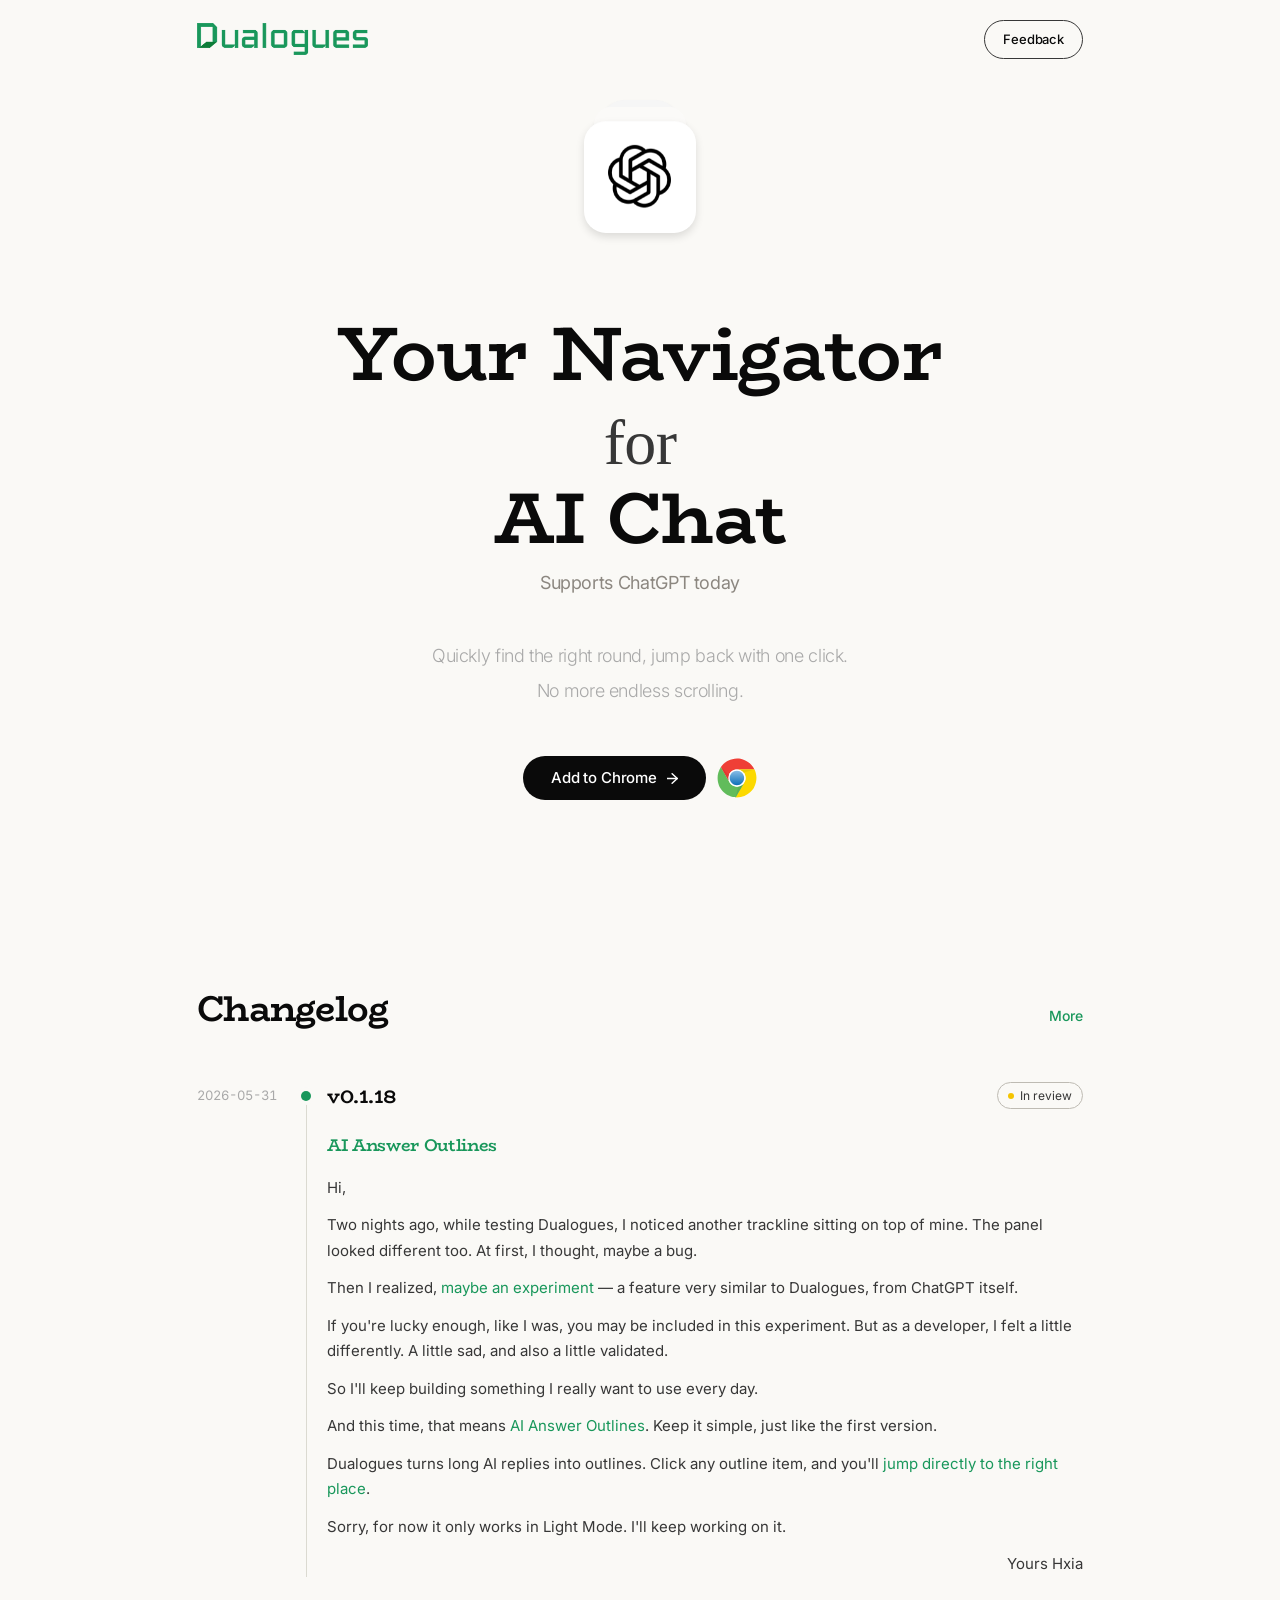
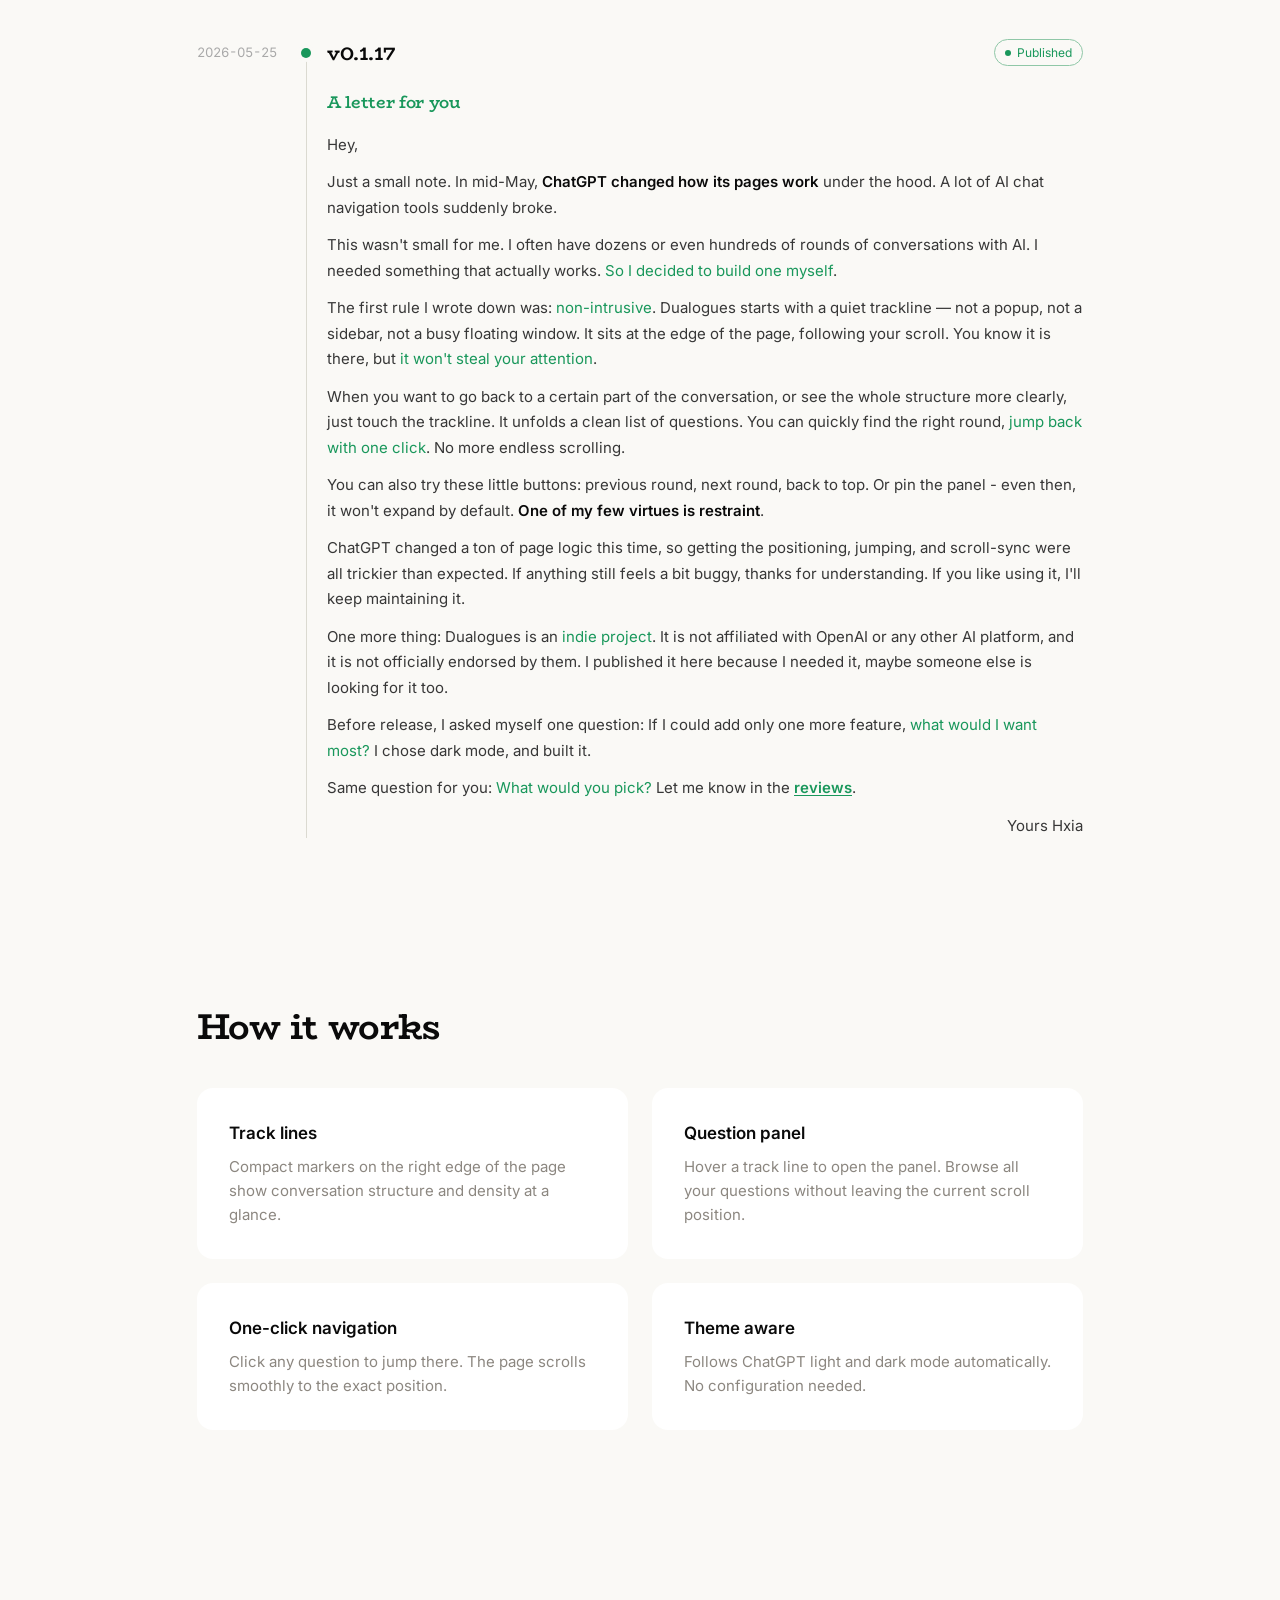
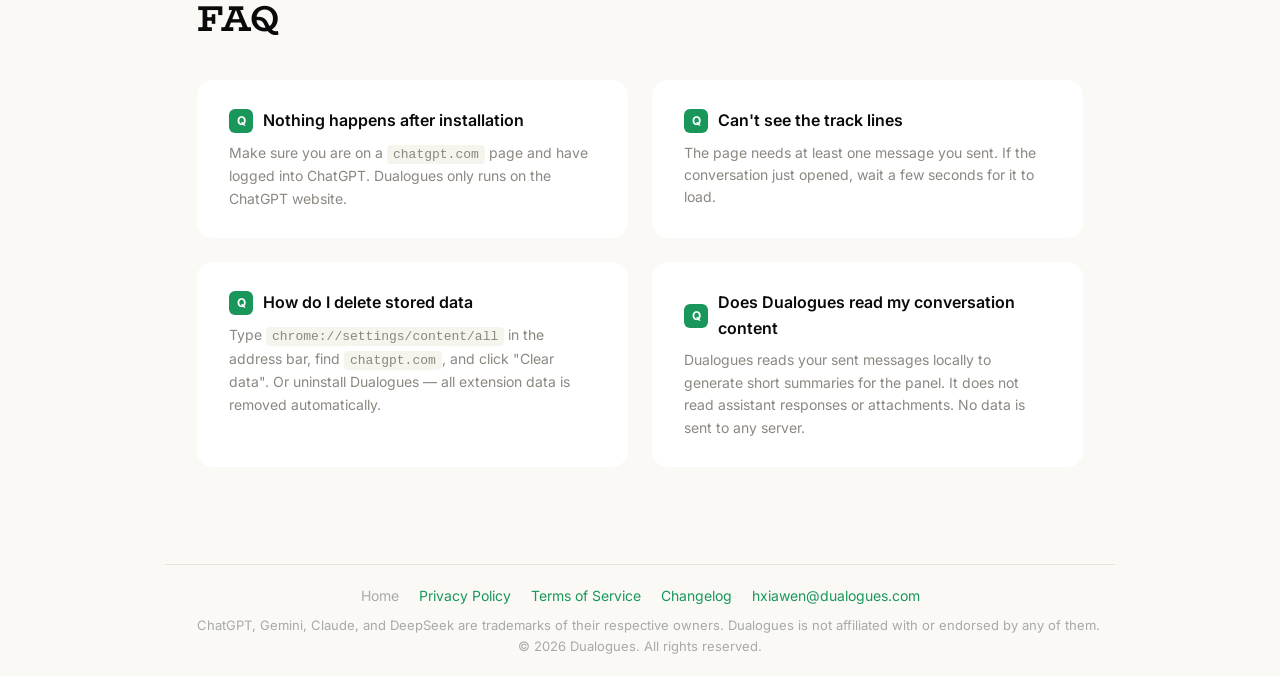
<file: index.html>
<!DOCTYPE html>
<html lang="en">
<head>
  <meta charset="UTF-8">
  <meta name="viewport" content="width=device-width, initial-scale=1.0">
  <title>Dualogues — Your Navigator for AI Chatbot</title>
  <meta name="description" content="Your navigator for AI chatbot. Quickly find the right round, jump back with one click. Supports ChatGPT today — track lines, question panel, 100% local.">
  <link rel="icon" type="image/png" sizes="16x16" href="assets/icon/16.png">
  <link rel="icon" type="image/png" sizes="32x32" href="assets/icon/32.png">
  <link rel="icon" type="image/png" sizes="48x48" href="assets/icon/48.png">
  <link rel="icon" type="image/png" sizes="128x128" href="assets/icon/128.png">
  <link rel="apple-touch-icon" sizes="128x128" href="assets/icon/128.png">
  <link rel="preconnect" href="https://fonts.googleapis.com">
  <link rel="preconnect" href="https://fonts.gstatic.com" crossorigin>
  <link href="https://fonts.googleapis.com/css2?family=BioRhyme:wght@400;600;700;800&family=Calligraffitti&family=Inter:wght@300;400;500;600;700&display=swap" rel="stylesheet">
  <link rel="stylesheet" href="styles.css">
</head>
<body>
  <nav class="nav">
    <div class="container">
      <a href="/" class="nav-brand">
        <img src="assets/logo/logo-text-332x62.png" alt="Dualogues" class="nav-logo-lockup" width="332" height="62">
      </a>
      <a href="https://chromewebstore.google.com/detail/fgoenhinndlhkdiipcdfechkkkolkcpc/reviews" class="nav-cta" target="_blank" rel="noopener noreferrer">
        Feedback
      </a>
    </div>
  </nav>

  <header class="hero">
    <div class="container">
      <div class="hero-icon-stack">
        <div class="hero-icon-card hero-icon-card-back"></div>
        <div class="hero-icon-card hero-icon-card-mid"></div>
        <div class="hero-card" style="z-index:5">
          <img src="assets/chatgpt-logo.png" alt="" class="hero-icon-img" style="width:63px;height:65px">
        </div>
        <div class="hero-card" style="z-index:4">
          <img src="assets/gemini-logo.png" alt="" class="hero-icon-img" style="width:67px;height:69px">
        </div>
        <div class="hero-card" style="z-index:3">
          <img src="assets/claude-logo.png" alt="" class="hero-icon-img" style="width:69px;height:72px">
        </div>
        <div class="hero-card" style="z-index:2">
          <img src="assets/deepseek-logo.png" alt="" class="hero-icon-img" style="width:72px;height:74px">
        </div>
        <div class="hero-card" style="z-index:1">
          <img src="assets/icon/128.png" alt="" class="hero-icon-img" style="width:60px;height:60px">
        </div>
      </div>

      <h1 class="hero-headline">
        <span class="hero-line-1">Your Navigator</span>
        <span class="hero-line-2">for</span>
        <span class="hero-line-3">AI Chat</span>
      </h1>

      <p class="hero-subtitle">Supports ChatGPT today</p>

      <p class="hero-description">
        Quickly find the right round, jump back with one click.<br>
        No more endless scrolling.
      </p>

      <div class="hero-cta-group">
        <a href="https://chromewebstore.google.com/detail/fgoenhinndlhkdiipcdfechkkkolkcpc/" class="hero-cta-btn" target="_blank" rel="noopener noreferrer">
          Add to Chrome
          <svg class="hero-cta-arrow" viewBox="0 0 10 10" fill="none">
            <path d="M0 5H9.33" stroke="currentColor" stroke-width="1.33" stroke-linecap="round"/>
            <path d="M4.67 0.67L9.33 5L4.67 9.33" stroke="currentColor" stroke-width="1.33" stroke-linecap="round" stroke-linejoin="round"/>
          </svg>
        </a>
        <svg class="hero-chrome-icon" viewBox="0 0 40 40" fill="none">
          <path clip-rule="evenodd" d="M19.97 0.474066C19.97 0.474066 31.4183 -0.0397447 37.4877 11.4675H18.9959C18.9959 11.4675 15.5062 11.3551 12.5251 15.5887C11.6687 17.3656 10.7481 19.1961 11.7811 22.8034C10.2932 20.2826 3.88126 9.11787 3.88126 9.11787C3.88126 9.11787 8.40387 0.929003 19.97 0.474066Z" fill="#EF3F36" fill-rule="evenodd"/>
          <path clip-rule="evenodd" d="M36.8936 29.6864C36.8936 29.6864 31.611 39.8609 18.6158 39.3578C20.2215 36.58 27.8644 23.344 27.8644 23.344C27.8644 23.344 29.711 20.3789 27.5326 15.6796C26.4247 14.0472 25.2954 12.3399 21.6559 11.43C24.5835 11.4032 37.4556 11.43 37.4556 11.43C37.4556 11.43 42.2779 19.4422 36.8936 29.6864Z" fill="#FCD900" fill-rule="evenodd"/>
          <path clip-rule="evenodd" d="M3.1266 29.7667C3.1266 29.7667 -3.04449 20.1059 3.89196 9.10182C5.49227 11.8796 13.1352 25.1156 13.1352 25.1156C13.1352 25.1156 14.7837 28.1985 19.9379 28.6588C21.9021 28.5143 23.9467 28.3912 26.5585 25.699C25.1188 28.2466 18.6587 39.3792 18.6587 39.3792C18.6587 39.3792 9.30304 39.5505 3.1266 29.7667Z" fill="#61BC5B" fill-rule="evenodd"/>
          <path clip-rule="evenodd" d="M18.6105 39.4542L21.2117 28.5999C21.2117 28.5999 24.0697 28.3751 26.4675 25.7472C24.9796 28.3644 18.6105 39.4542 18.6105 39.4542Z" fill="#5AB055" fill-rule="evenodd"/>
          <path clip-rule="evenodd" d="M11.2566 20.0845C11.2566 15.2997 15.1369 11.4193 19.9218 11.4193C24.7067 11.4193 28.587 15.2997 28.587 20.0845C28.587 24.8694 24.7067 28.7498 19.9218 28.7498C15.1369 28.7444 11.2566 24.8694 11.2566 20.0845Z" fill="white" fill-rule="evenodd"/>
          <path clip-rule="evenodd" d="M12.707 20.0845C12.707 16.1025 15.9344 12.8698 19.9218 12.8698C23.9038 12.8698 27.1366 16.0971 27.1366 20.0845C27.1366 24.0666 23.9092 27.2993 19.9218 27.2993C15.9398 27.2993 12.707 24.0666 12.707 20.0845Z" fill="url(#chrome-gradient)" fill-rule="evenodd"/>
          <path clip-rule="evenodd" d="M37.4502 11.4354L26.7404 14.5771C26.7404 14.5771 25.1241 12.2061 21.6505 11.4354C24.6638 11.4193 37.4502 11.4354 37.4502 11.4354Z" fill="#EACA05" fill-rule="evenodd"/>
          <path clip-rule="evenodd" d="M11.5723 22.4074C10.0683 19.8008 3.88119 9.11785 3.88119 9.11785L11.8131 16.9642C11.8131 16.9642 10.9996 18.6394 11.3047 21.0372L11.5723 22.4074Z" fill="#DF3A32" fill-rule="evenodd"/>
          <defs>
            <linearGradient id="chrome-gradient" x1="12.9748" x2="12.9748" y1="12.9716" y2="26.8649" gradientUnits="userSpaceOnUse">
              <stop stop-color="#86BBE5"/>
              <stop offset="1" stop-color="#1072BA"/>
            </linearGradient>
          </defs>
        </svg>
      </div>
    </div>
  </header>

  <section id="changelog" class="section">
    <div class="container">
      <div class="changelog-section-header">
        <h2>Changelog</h2>
        <a href="docs/changelogs.html" class="changelog-more-link">More</a>
      </div>
      <ol class="changelog-timeline" data-changelog-source="docs/changelogs.html" data-changelog-limit="3">
        <li class="changelog-entry changelog-entry--letter">
          <time class="changelog-date" datetime="2026-05-31">2026-05-31</time>
          <div class="changelog-node" aria-hidden="true"></div>
          <div class="changelog-header-main">
            <p class="changelog-version">v0.1.18</p>
            <span class="changelog-status changelog-status--review"><span class="changelog-status-dot changelog-status-dot--review" aria-hidden="true"></span> In review</span>
          </div>
          <div class="changelog-node-line" aria-hidden="true"></div>
          <div class="changelog-body">
            <div class="changelog-content">
              <h2 class="changelog-title">AI Answer Outlines</h2>
              <div class="changelog-letter">
                <p>Hi,</p>
                <p>Two nights ago, while testing Dualogues, I noticed another trackline sitting on top of mine. The panel looked different too. At first, I thought, maybe a bug.</p>
                <p>Then I realized, <span class="changelog-highlight">maybe an experiment</span> — a feature very similar to Dualogues, from ChatGPT itself.</p>
                <p>If you're lucky enough, like I was, you may be included in this experiment. But as a developer, I felt a little differently. A little sad, and also a little validated.</p>
                <p>So I'll keep building something I really want to use every day.</p>
                <p>And this time, that means <span class="changelog-highlight">AI Answer Outlines</span>. Keep it simple, just like the first version.</p>
                <p>Dualogues turns long AI replies into outlines. Click any outline item, and you'll <span class="changelog-highlight">jump directly to the right place</span>.</p>
                <p>Sorry, for now it only works in Light Mode. I'll keep working on it.</p>
                <p class="changelog-letter-signoff">Yours Hxia</p>
              </div>
            </div>
          </div>
        </li>
        <li class="changelog-entry changelog-entry--letter">
          <time class="changelog-date" datetime="2026-05-25">2026-05-25</time>
          <div class="changelog-node" aria-hidden="true"></div>
          <div class="changelog-header-main">
            <p class="changelog-version">v0.1.17</p>
            <span class="changelog-status changelog-status--published"><span class="changelog-status-dot changelog-status-dot--published" aria-hidden="true"></span> Published</span>
          </div>
          <div class="changelog-node-line" aria-hidden="true"></div>
          <div class="changelog-body">
            <div class="changelog-content">
              <h2 class="changelog-title">A letter for you</h2>
              <div class="changelog-letter">
                <p>Hey,</p>
                <p>Just a small note. In mid-May, <span class="changelog-emphasis">ChatGPT changed how its pages work</span> under the hood. A lot of AI chat navigation tools suddenly broke.</p>
                <p>This wasn't small for me. I often have dozens or even hundreds of rounds of conversations with AI. I needed something that actually works. <span class="changelog-highlight">So I decided to build one myself</span>.</p>
                <p>The first rule I wrote down was: <span class="changelog-highlight">non-intrusive</span>. Dualogues starts with a quiet trackline — not a popup, not a sidebar, not a busy floating window. It sits at the edge of the page, following your scroll. You know it is there, but <span class="changelog-highlight">it won't steal your attention</span>.</p>
                <p>When you want to go back to a certain part of the conversation, or see the whole structure more clearly, just touch the trackline. It unfolds a clean list of questions. You can quickly find the right round, <span class="changelog-highlight">jump back with one click</span>. No more endless scrolling.</p>
                <p>You can also try these little buttons: previous round, next round, back to top. Or pin the panel - even then, it won't expand by default. <span class="changelog-emphasis">One of my few virtues is restraint</span>.</p>
                <p>ChatGPT changed a ton of page logic this time, so getting the positioning, jumping, and scroll-sync were all trickier than expected. If anything still feels a bit buggy, thanks for understanding. If you like using it, I'll keep maintaining it.</p>
                <p>One more thing: Dualogues is an <span class="changelog-highlight">indie project</span>. It is not affiliated with OpenAI or any other AI platform, and it is not officially endorsed by them. I published it here because I needed it, maybe someone else is looking for it too.</p>
                <p>Before release, I asked myself one question: If I could add only one more feature, <span class="changelog-highlight">what would I want most?</span> I chose dark mode, and built it.</p>
                <p>Same question for you: <span class="changelog-highlight">What would you pick?</span> Let me know in the <a href="https://chromewebstore.google.com/detail/fgoenhinndlhkdiipcdfechkkkolkcpc/reviews" class="changelog-review-link" target="_blank" rel="noopener noreferrer">reviews</a>.</p>
                <p class="changelog-letter-signoff">Yours Hxia</p>
              </div>
            </div>
          </div>
        </li>
      </ol>
    </div>
  </section>

  <section id="features" class="section">
    <div class="container">
      <h2>How it works</h2>
      <div class="features-grid">
        <div class="feature-card">
          <h3>Track lines</h3>
          <p>Compact markers on the right edge of the page show conversation structure and density at a glance.</p>
        </div>
        <div class="feature-card">
          <h3>Question panel</h3>
          <p>Hover a track line to open the panel. Browse all your questions without leaving the current scroll position.</p>
        </div>
        <div class="feature-card">
          <h3>One-click navigation</h3>
          <p>Click any question to jump there. The page scrolls smoothly to the exact position.</p>
        </div>
        <div class="feature-card">
          <h3>Theme aware</h3>
          <p>Follows ChatGPT light and dark mode automatically. No configuration needed.</p>
        </div>
      </div>
    </div>
  </section>

  <section id="faq" class="section">
    <div class="container">
      <h2>FAQ</h2>

      <div class="faq-grid">
        <div class="faq-card">
          <div class="faq-card-title"><span class="faq-q">Q</span><span>Nothing happens after installation</span></div>
          <p>Make sure you are on a <code>chatgpt.com</code> page and have logged into ChatGPT. Dualogues only runs on the ChatGPT website.</p>
        </div>

        <div class="faq-card">
          <div class="faq-card-title"><span class="faq-q">Q</span><span>Can't see the track lines</span></div>
          <p>The page needs at least one message you sent. If the conversation just opened, wait a few seconds for it to load.</p>
        </div>

        <div class="faq-card">
          <div class="faq-card-title"><span class="faq-q">Q</span><span>How do I delete stored data</span></div>
          <p>Type <code>chrome://settings/content/all</code> in the address bar, find <code>chatgpt.com</code>, and click "Clear data". Or uninstall Dualogues — all extension data is removed automatically.</p>
        </div>

        <div class="faq-card">
          <div class="faq-card-title"><span class="faq-q">Q</span><span>Does Dualogues read my conversation content</span></div>
          <p>Dualogues reads your sent messages locally to generate short summaries for the panel. It does not read assistant responses or attachments. No data is sent to any server.</p>
        </div>
      </div>

    </div>
  </section>

  <footer class="page-footer">
    <div class="page-footer-links">
      <a href="index.html" class="current">Home</a>
      <a href="docs/privacy.html">Privacy Policy</a>
      <a href="docs/terms.html">Terms of Service</a>
      <a href="docs/changelogs.html">Changelog</a>
      <a href="mailto:hxiawen@dualogues.com">hxiawen@dualogues.com</a>
    </div>
    <p class="page-footer-copy page-footer-copy--nowrap">ChatGPT, Gemini, Claude, and DeepSeek are trademarks of their respective owners. Dualogues is not affiliated with or endorsed by any of them.</p>
    <p class="page-footer-copy">&copy; 2026 Dualogues. All rights reserved.</p>
  </footer>

  <script>
  (function() {
    var cards = document.querySelectorAll('.hero-card');
    var n = cards.length;
    var active = 0;

    function markTop(idx) {
      for (var i = 0; i < n; i++) {
        var order = ((i - idx) % n + n) % n;
        cards[i].style.zIndex = n - order;
        cards[i].classList.toggle('is-top', order === 0);
      }
    }

    markTop(active);
    for (var i = 0; i < n; i++) {
      if (i !== active) {
        cards[i].style.transformOrigin = 'center top';
        cards[i].style.transform = 'translateX(-50%) translateY(-14px) scale(0.82)';
        cards[i].style.background = '#FBFAF8';
      }
    }

    function flip() {
      var cur = cards[active];
      var nextIdx = (active + 1) % n;
      var next = cards[nextIdx];

      cur.style.transition = 'transform 0.8s cubic-bezier(0.55, 0, 1, 0.45)';
      cur.style.transform = 'translateX(-50%) rotateX(-90deg) translateY(8px)';

      next.style.transition = 'background 0.8s ease 0.2s';
      next.style.background = '#FFFFFF';

      setTimeout(function() {
        active = nextIdx;
        markTop(active);
        cur.style.transition = 'none';
        cur.style.transformOrigin = 'center top';
        cur.style.transform = 'translateX(-50%) translateY(-14px) scale(0.82)';
        cur.style.background = '#FBFAF8';
        void cur.offsetHeight;
      }, 850);

      setTimeout(function() {
        next.style.transition = 'transform 0.15s cubic-bezier(0.33, 0, 0.67, 1)';
        next.style.transform = 'translateX(-50%) scale(0.82)';
      }, 900);

      setTimeout(function() {
        next.style.transition = 'transform 0.25s cubic-bezier(0.25, 1, 0.5, 1)';
        next.style.transform = 'translateX(-50%)';
      }, 1100);

      setTimeout(function() {
        next.style.transition = 'none';
        next.style.transformOrigin = 'center bottom';
        void next.offsetHeight;
      }, 1800);
    }

    function scheduleFlip() {
      setTimeout(function() {
        flip();
        scheduleFlip();
      }, 4000);
    }

    setTimeout(function() {
      flip();
      scheduleFlip();
    }, 2000);
  })();

  (function() {
    var timeline = document.querySelector('#changelog .changelog-timeline[data-changelog-source]');
    if (!timeline || !window.fetch || !window.DOMParser) {
      return;
    }

    var source = timeline.getAttribute('data-changelog-source');
    var limit = parseInt(timeline.getAttribute('data-changelog-limit') || '3', 10);
    if (!source || !limit) {
      return;
    }

    fetch(source, { cache: 'no-store' })
      .then(function(response) {
        if (!response.ok) {
          throw new Error('Unable to load changelog');
        }
        return response.text();
      })
      .then(function(html) {
        var doc = new DOMParser().parseFromString(html, 'text/html');
        var entries = Array.prototype.slice.call(doc.querySelectorAll('.changelog-timeline .changelog-entry'), 0, limit);
        if (!entries.length) {
          return;
        }
        timeline.innerHTML = '';
        entries.forEach(function(entry) {
          timeline.appendChild(document.importNode(entry, true));
        });
      })
      .catch(function() {
        // Keep the static fallback entries if the full changelog cannot be fetched.
      });
  })();
  </script>
</body>
</html>
</file>
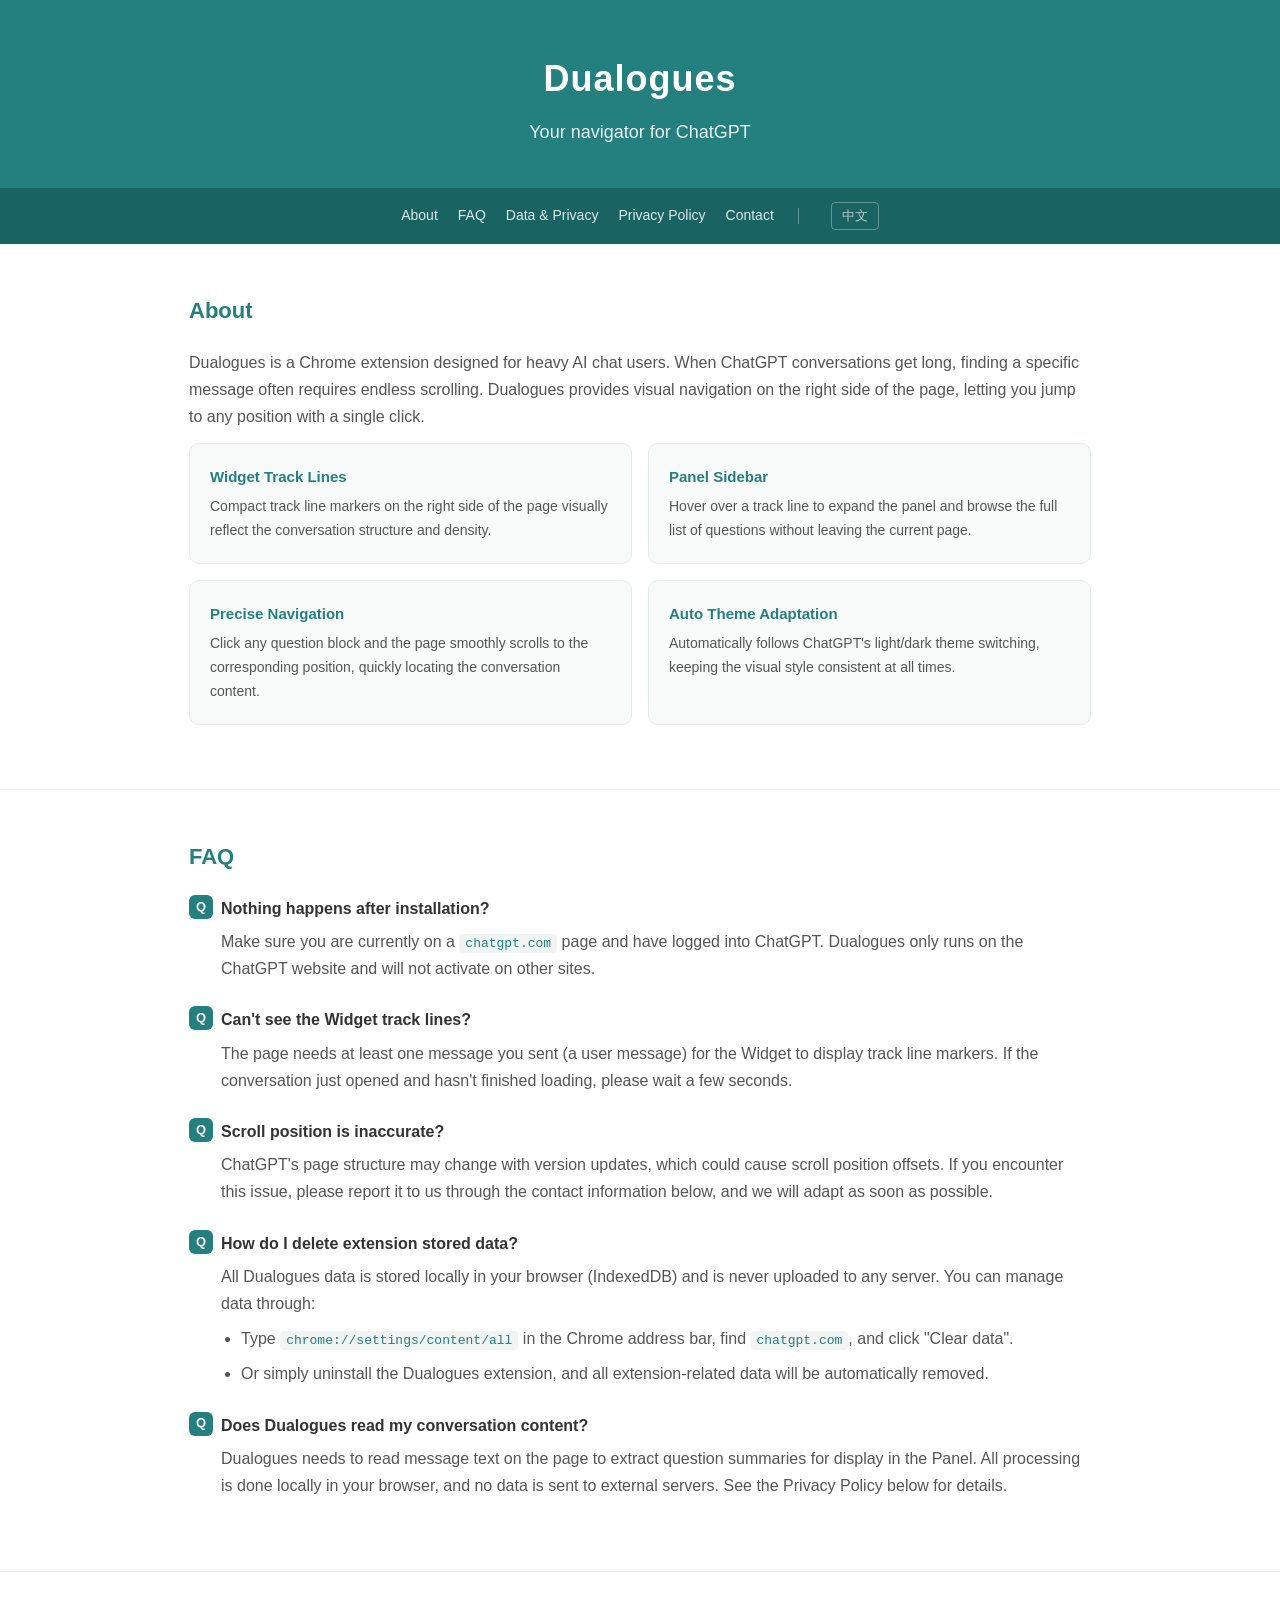
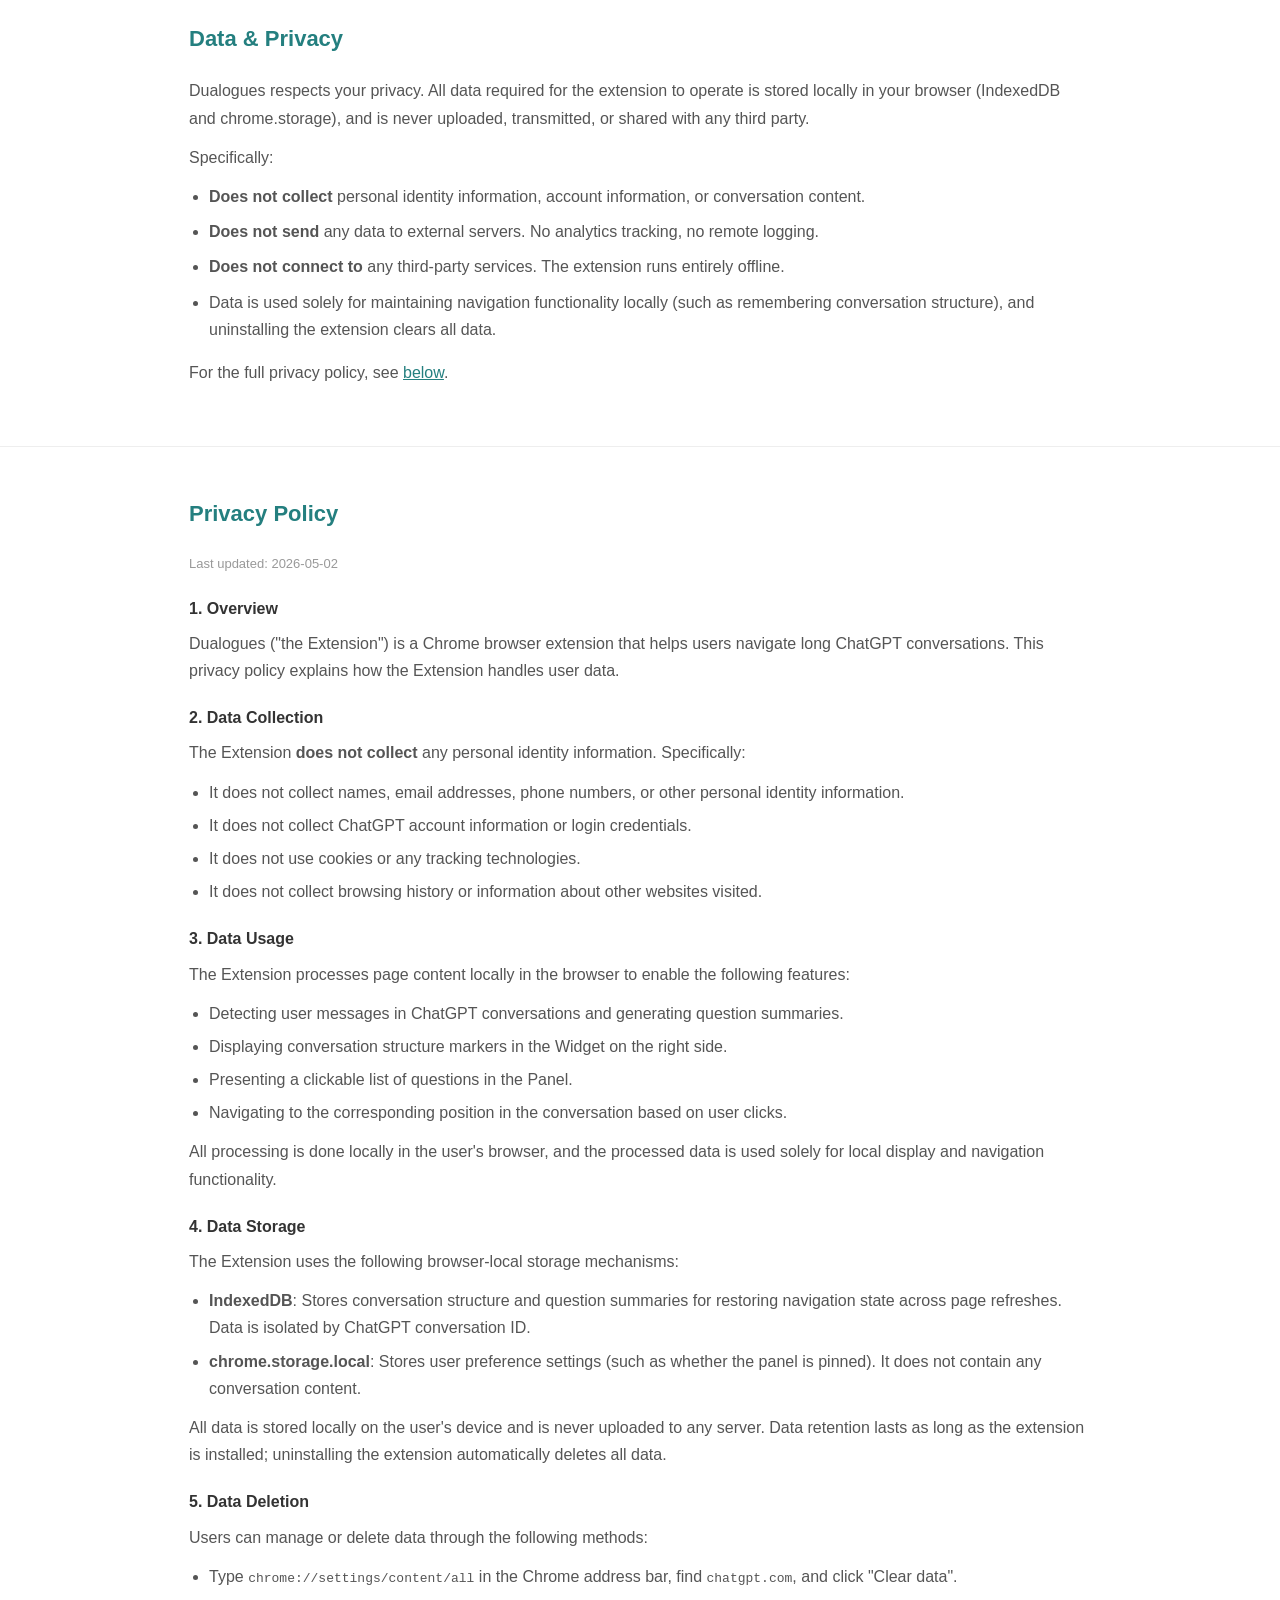
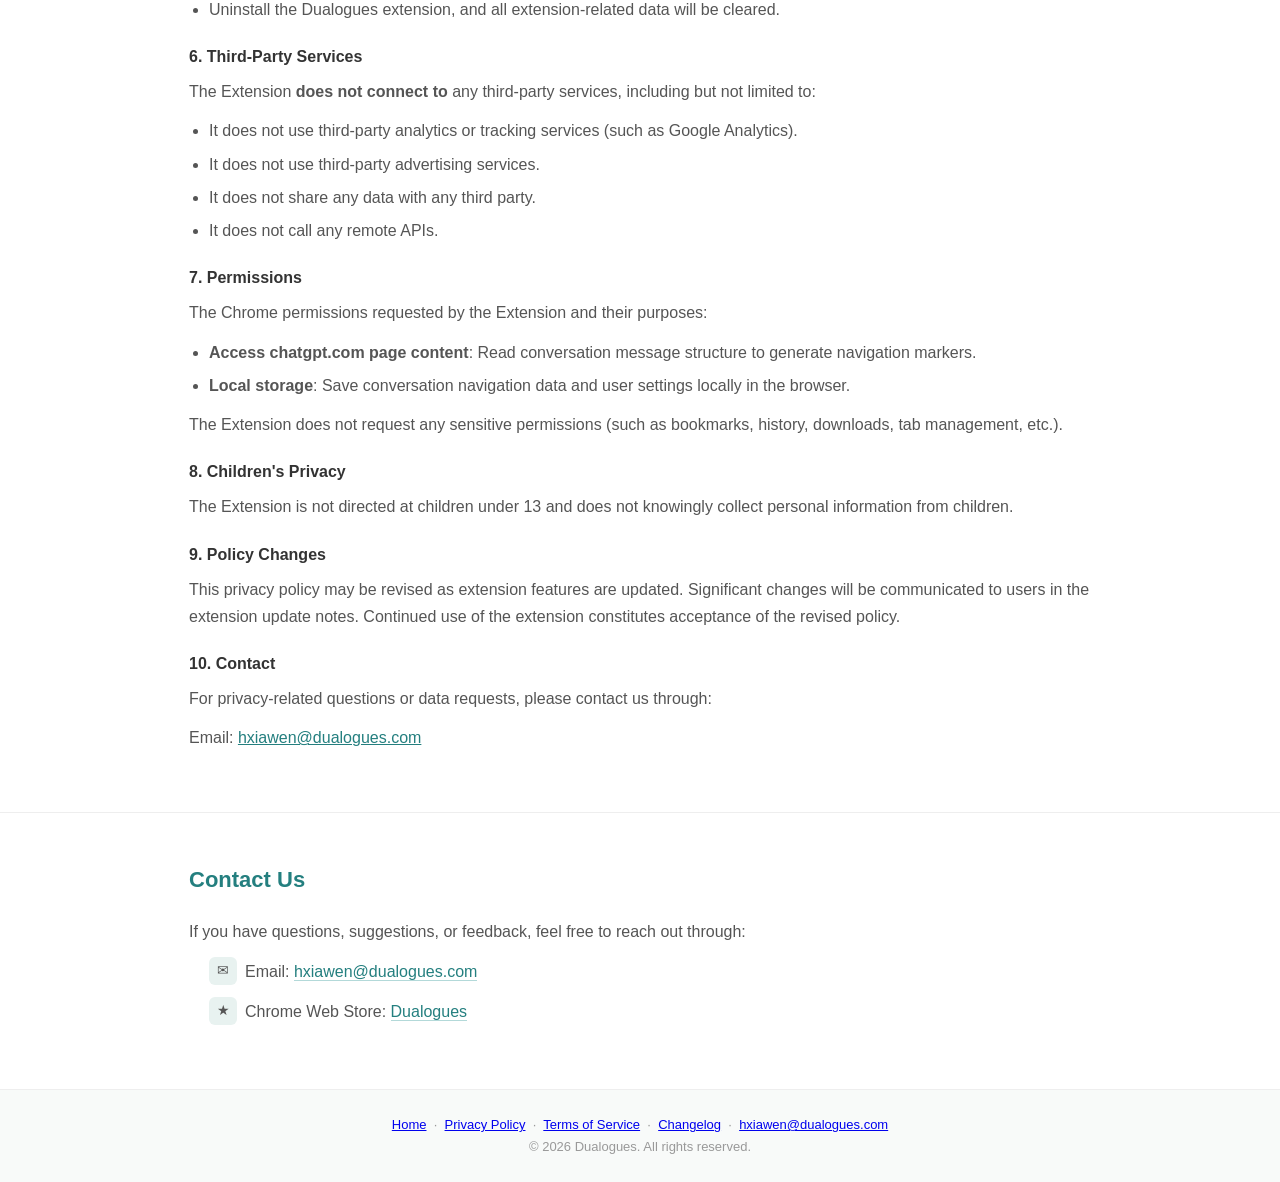
<file: support-page/index.html>
<!DOCTYPE html>
<html lang="en">
<head>
<meta charset="UTF-8">
<meta name="viewport" content="width=device-width, initial-scale=1.0">
<title>Dualogues - Chrome Extension Support Page</title>
<link rel="icon" type="image/png" sizes="16x16" href="../assets/icon/16.png">
<link rel="icon" type="image/png" sizes="32x32" href="../assets/icon/32.png">
<link rel="icon" type="image/png" sizes="48x48" href="../assets/icon/48.png">
<link rel="icon" type="image/png" sizes="128x128" href="../assets/icon/128.png">
<link rel="apple-touch-icon" sizes="128x128" href="../assets/icon/128.png">
<style>
  *, *::before, *::after { box-sizing: border-box; margin: 0; padding: 0; }

  body {
    font-family: -apple-system, BlinkMacSystemFont, "Segoe UI", Roboto, "Helvetica Neue", Arial, sans-serif;
    color: #333;
    background: #fff;
    line-height: 1.7;
    -webkit-font-smoothing: antialiased;
  }

  .container {
    max-width: 950px;
    margin: 0 auto;
    padding: 0 24px;
  }

  /* Header */
  .header {
    background: #247F7F;
    color: #fff;
    padding: 48px 0 40px;
    text-align: center;
  }
  .header h1 {
    font-size: 36px;
    font-weight: 700;
    letter-spacing: 1px;
    margin-bottom: 8px;
  }
  .header p {
    font-size: 18px;
    opacity: 0.9;
    font-weight: 400;
  }

  /* Nav */
  .nav {
    background: #1a6363;
    padding: 12px 0;
    position: sticky;
    top: 0;
    z-index: 100;
  }
  .nav .container {
    display: flex;
    flex-wrap: wrap;
    gap: 6px 20px;
    justify-content: center;
    align-items: center;
  }
  .nav a {
    color: rgba(255,255,255,0.85);
    text-decoration: none;
    font-size: 14px;
    padding: 4px 0;
    transition: color 0.2s;
  }
  .nav a:hover { color: #fff; }
  .nav .lang-switch {
    margin-left: 8px;
    font-size: 13px;
    opacity: 0.8;
    border: 1px solid rgba(255,255,255,0.4);
    border-radius: 4px;
    padding: 2px 10px;
  }
  .nav .lang-switch:hover { opacity: 1; border-color: rgba(255,255,255,0.7); }
  .nav .nav-divider {
    width: 1px;
    height: 16px;
    background: rgba(255,255,255,0.3);
    margin: 0 4px;
  }

  /* Sections */
  .section {
    padding: 48px 0;
    border-bottom: 1px solid #eee;
  }
  .section:last-child { border-bottom: none; }

  .section h2 {
    font-size: 22px;
    font-weight: 600;
    color: #247F7F;
    margin-bottom: 20px;
  }
  .section h3 {
    font-size: 16px;
    font-weight: 600;
    color: #333;
    margin-bottom: 8px;
  }
  .section p {
    margin-bottom: 12px;
    color: #555;
  }
  .section ul {
    padding-left: 20px;
    margin-bottom: 16px;
  }
  .section li {
    margin-bottom: 8px;
    color: #555;
  }

  /* Feature cards */
  .features {
    display: grid;
    grid-template-columns: 1fr 1fr;
    gap: 16px;
    margin-bottom: 16px;
  }
  .feature-card {
    background: #f8faf9;
    border: 1px solid #e4ede8;
    border-radius: 10px;
    padding: 20px;
  }
  .feature-card h3 {
    color: #247F7F;
    font-size: 15px;
    margin-bottom: 6px;
  }
  .feature-card p {
    font-size: 14px;
    margin-bottom: 0;
  }

  /* FAQ */
  .faq-item {
    margin-bottom: 24px;
  }
  .faq-item .question {
    font-weight: 600;
    color: #333;
    margin-bottom: 6px;
    display: flex;
    align-items: flex-start;
    gap: 8px;
  }
  .faq-item .question::before {
    content: "Q";
    display: inline-flex;
    align-items: center;
    justify-content: center;
    min-width: 24px;
    height: 24px;
    background: #247F7F;
    color: #fff;
    border-radius: 6px;
    font-size: 13px;
    font-weight: 700;
    flex-shrink: 0;
  }
  .faq-item .answer {
    margin-left: 32px;
    color: #555;
  }
  .faq-item .answer code {
    background: #f0f4f2;
    padding: 2px 6px;
    border-radius: 4px;
    font-size: 13px;
    color: #247F7F;
  }

  /* Privacy */
  .privacy-section {
    padding: 48px 0;
    border-bottom: 1px solid #eee;
  }
  .privacy-section h2 {
    font-size: 22px;
    font-weight: 600;
    color: #247F7F;
    margin-bottom: 20px;
  }
  .privacy-section h3 {
    font-size: 16px;
    font-weight: 600;
    color: #333;
    margin-top: 20px;
    margin-bottom: 8px;
  }
  .privacy-section p,
  .privacy-section ul {
    color: #555;
    margin-bottom: 12px;
  }
  .privacy-section ul {
    padding-left: 20px;
  }
  .privacy-section li {
    margin-bottom: 6px;
  }

  /* Contact */
  .contact-links {
    list-style: none;
    padding: 0;
  }
  .contact-links li {
    margin-bottom: 12px;
    display: flex;
    align-items: center;
    gap: 8px;
  }
  .contact-links a {
    color: #247F7F;
    text-decoration: none;
    border-bottom: 1px solid #b3d9d9;
    transition: border-color 0.2s;
  }
  .contact-links a:hover {
    border-bottom-color: #247F7F;
  }
  .icon {
    display: inline-flex;
    align-items: center;
    justify-content: center;
    width: 28px;
    height: 28px;
    background: #e8f2f0;
    border-radius: 6px;
    font-size: 14px;
    flex-shrink: 0;
  }

  /* Footer */
  .footer {
    background: #f8faf9;
    padding: 24px 0;
    text-align: center;
    font-size: 13px;
    color: #999;
  }

  /* Responsive */
  @media (max-width: 540px) {
    .header h1 { font-size: 28px; }
    .header p { font-size: 16px; }
    .features { grid-template-columns: 1fr; }
    .section { padding: 36px 0; }
    .nav .container { gap: 4px 16px; }
  }
</style>
</head>
<body>

<!-- Header -->
<header class="header">
  <div class="container">
    <h1>Dualogues</h1>
    <p>Your navigator for ChatGPT</p>
  </div>
</header>

<!-- Navigation -->
<nav class="nav">
  <div class="container">
    <a href="#about">About</a>
    <a href="#faq">FAQ</a>
    <a href="#data-privacy">Data &amp; Privacy</a>
    <a href="#privacy-policy">Privacy Policy</a>
    <a href="#contact">Contact</a>
    <span class="nav-divider"></span>
    <a href="index_zh.html" class="lang-switch">中文</a>
  </div>
</nav>

<!-- About -->
<section id="about" class="section">
  <div class="container">
    <h2>About</h2>
    <p>Dualogues is a Chrome extension designed for heavy AI chat users. When ChatGPT conversations get long, finding a specific message often requires endless scrolling. Dualogues provides visual navigation on the right side of the page, letting you jump to any position with a single click.</p>

    <div class="features">
      <div class="feature-card">
        <h3>Widget Track Lines</h3>
        <p>Compact track line markers on the right side of the page visually reflect the conversation structure and density.</p>
      </div>
      <div class="feature-card">
        <h3>Panel Sidebar</h3>
        <p>Hover over a track line to expand the panel and browse the full list of questions without leaving the current page.</p>
      </div>
      <div class="feature-card">
        <h3>Precise Navigation</h3>
        <p>Click any question block and the page smoothly scrolls to the corresponding position, quickly locating the conversation content.</p>
      </div>
      <div class="feature-card">
        <h3>Auto Theme Adaptation</h3>
        <p>Automatically follows ChatGPT's light/dark theme switching, keeping the visual style consistent at all times.</p>
      </div>
    </div>
  </div>
</section>

<!-- FAQ -->
<section id="faq" class="section">
  <div class="container">
    <h2>FAQ</h2>

    <div class="faq-item">
      <div class="question">Nothing happens after installation?</div>
      <div class="answer">
        Make sure you are currently on a <code>chatgpt.com</code> page and have logged into ChatGPT. Dualogues only runs on the ChatGPT website and will not activate on other sites.
      </div>
    </div>

    <div class="faq-item">
      <div class="question">Can't see the Widget track lines?</div>
      <div class="answer">
        The page needs at least one message you sent (a user message) for the Widget to display track line markers. If the conversation just opened and hasn't finished loading, please wait a few seconds.
      </div>
    </div>

    <div class="faq-item">
      <div class="question">Scroll position is inaccurate?</div>
      <div class="answer">
        ChatGPT's page structure may change with version updates, which could cause scroll position offsets. If you encounter this issue, please report it to us through the contact information below, and we will adapt as soon as possible.
      </div>
    </div>

    <div class="faq-item">
      <div class="question">How do I delete extension stored data?</div>
      <div class="answer">
        All Dualogues data is stored locally in your browser (IndexedDB) and is never uploaded to any server. You can manage data through:
        <ul style="margin-top:8px">
          <li>Type <code>chrome://settings/content/all</code> in the Chrome address bar, find <code>chatgpt.com</code>, and click "Clear data".</li>
          <li>Or simply uninstall the Dualogues extension, and all extension-related data will be automatically removed.</li>
        </ul>
      </div>
    </div>

    <div class="faq-item">
      <div class="question">Does Dualogues read my conversation content?</div>
      <div class="answer">
        Dualogues needs to read message text on the page to extract question summaries for display in the Panel. All processing is done locally in your browser, and no data is sent to external servers. See the Privacy Policy below for details.
      </div>
    </div>
  </div>
</section>

<!-- Data & Privacy -->
<section id="data-privacy" class="section">
  <div class="container">
    <h2>Data &amp; Privacy</h2>
    <p>Dualogues respects your privacy. All data required for the extension to operate is stored locally in your browser (IndexedDB and chrome.storage), and is never uploaded, transmitted, or shared with any third party.</p>
    <p>Specifically:</p>
    <ul>
      <li><strong>Does not collect</strong> personal identity information, account information, or conversation content.</li>
      <li><strong>Does not send</strong> any data to external servers. No analytics tracking, no remote logging.</li>
      <li><strong>Does not connect to</strong> any third-party services. The extension runs entirely offline.</li>
      <li>Data is used solely for maintaining navigation functionality locally (such as remembering conversation structure), and uninstalling the extension clears all data.</li>
    </ul>
    <p>For the full privacy policy, see <a href="#privacy-policy" style="color:#247F7F">below</a>.</p>
  </div>
</section>

<!-- Privacy Policy -->
<section id="privacy-policy" class="privacy-section">
  <div class="container">
    <h2>Privacy Policy</h2>
    <p style="color:#999; font-size:13px;">Last updated: 2026-05-02</p>

    <h3>1. Overview</h3>
    <p>Dualogues ("the Extension") is a Chrome browser extension that helps users navigate long ChatGPT conversations. This privacy policy explains how the Extension handles user data.</p>

    <h3>2. Data Collection</h3>
    <p>The Extension <strong>does not collect</strong> any personal identity information. Specifically:</p>
    <ul>
      <li>It does not collect names, email addresses, phone numbers, or other personal identity information.</li>
      <li>It does not collect ChatGPT account information or login credentials.</li>
      <li>It does not use cookies or any tracking technologies.</li>
      <li>It does not collect browsing history or information about other websites visited.</li>
    </ul>

    <h3>3. Data Usage</h3>
    <p>The Extension processes page content locally in the browser to enable the following features:</p>
    <ul>
      <li>Detecting user messages in ChatGPT conversations and generating question summaries.</li>
      <li>Displaying conversation structure markers in the Widget on the right side.</li>
      <li>Presenting a clickable list of questions in the Panel.</li>
      <li>Navigating to the corresponding position in the conversation based on user clicks.</li>
    </ul>
    <p>All processing is done locally in the user's browser, and the processed data is used solely for local display and navigation functionality.</p>

    <h3>4. Data Storage</h3>
    <p>The Extension uses the following browser-local storage mechanisms:</p>
    <ul>
      <li><strong>IndexedDB</strong>: Stores conversation structure and question summaries for restoring navigation state across page refreshes. Data is isolated by ChatGPT conversation ID.</li>
      <li><strong>chrome.storage.local</strong>: Stores user preference settings (such as whether the panel is pinned). It does not contain any conversation content.</li>
    </ul>
    <p>All data is stored locally on the user's device and is never uploaded to any server. Data retention lasts as long as the extension is installed; uninstalling the extension automatically deletes all data.</p>

    <h3>5. Data Deletion</h3>
    <p>Users can manage or delete data through the following methods:</p>
    <ul>
      <li>Type <code>chrome://settings/content/all</code> in the Chrome address bar, find <code>chatgpt.com</code>, and click "Clear data".</li>
      <li>Uninstall the Dualogues extension, and all extension-related data will be cleared.</li>
    </ul>

    <h3>6. Third-Party Services</h3>
    <p>The Extension <strong>does not connect to</strong> any third-party services, including but not limited to:</p>
    <ul>
      <li>It does not use third-party analytics or tracking services (such as Google Analytics).</li>
      <li>It does not use third-party advertising services.</li>
      <li>It does not share any data with any third party.</li>
      <li>It does not call any remote APIs.</li>
    </ul>

    <h3>7. Permissions</h3>
    <p>The Chrome permissions requested by the Extension and their purposes:</p>
    <ul>
      <li><strong>Access chatgpt.com page content</strong>: Read conversation message structure to generate navigation markers.</li>
      <li><strong>Local storage</strong>: Save conversation navigation data and user settings locally in the browser.</li>
    </ul>
    <p>The Extension does not request any sensitive permissions (such as bookmarks, history, downloads, tab management, etc.).</p>

    <h3>8. Children's Privacy</h3>
    <p>The Extension is not directed at children under 13 and does not knowingly collect personal information from children.</p>

    <h3>9. Policy Changes</h3>
    <p>This privacy policy may be revised as extension features are updated. Significant changes will be communicated to users in the extension update notes. Continued use of the extension constitutes acceptance of the revised policy.</p>

    <h3>10. Contact</h3>
    <p>For privacy-related questions or data requests, please contact us through:</p>
    <p>Email: <a href="mailto:hxiawen@dualogues.com" style="color:#247F7F">hxiawen@dualogues.com</a></p>
  </div>
</section>

<!-- Contact -->
<section id="contact" class="section">
  <div class="container">
    <h2>Contact Us</h2>
    <p>If you have questions, suggestions, or feedback, feel free to reach out through:</p>
    <ul class="contact-links">
      <li>
        <span class="icon">&#9993;</span>
        <span>Email: <a href="mailto:hxiawen@dualogues.com">hxiawen@dualogues.com</a></span>
      </li>
      <li>
        <span class="icon">&#9733;</span>
        <span>Chrome Web Store: <a href="https://chromewebstore.google.com/detail/fgoenhinndlhkdiipcdfechkkkolkcpc" target="_blank" rel="noopener noreferrer">Dualogues</a></span>
      </li>
    </ul>
  </div>
</section>

<!-- Footer -->
<footer class="footer">
  <div class="container">
    <a href="../index.html">Home</a> &nbsp;&middot;&nbsp;
    <a href="../docs/privacy.html">Privacy Policy</a> &nbsp;&middot;&nbsp;
    <a href="../docs/terms.html">Terms of Service</a> &nbsp;&middot;&nbsp;
    <a href="../docs/changelogs.html">Changelog</a> &nbsp;&middot;&nbsp;
    <a href="mailto:hxiawen@dualogues.com">hxiawen@dualogues.com</a>
    <br>
    &copy; 2026 Dualogues. All rights reserved.
  </div>
</footer>

</body>
</html>
</file>
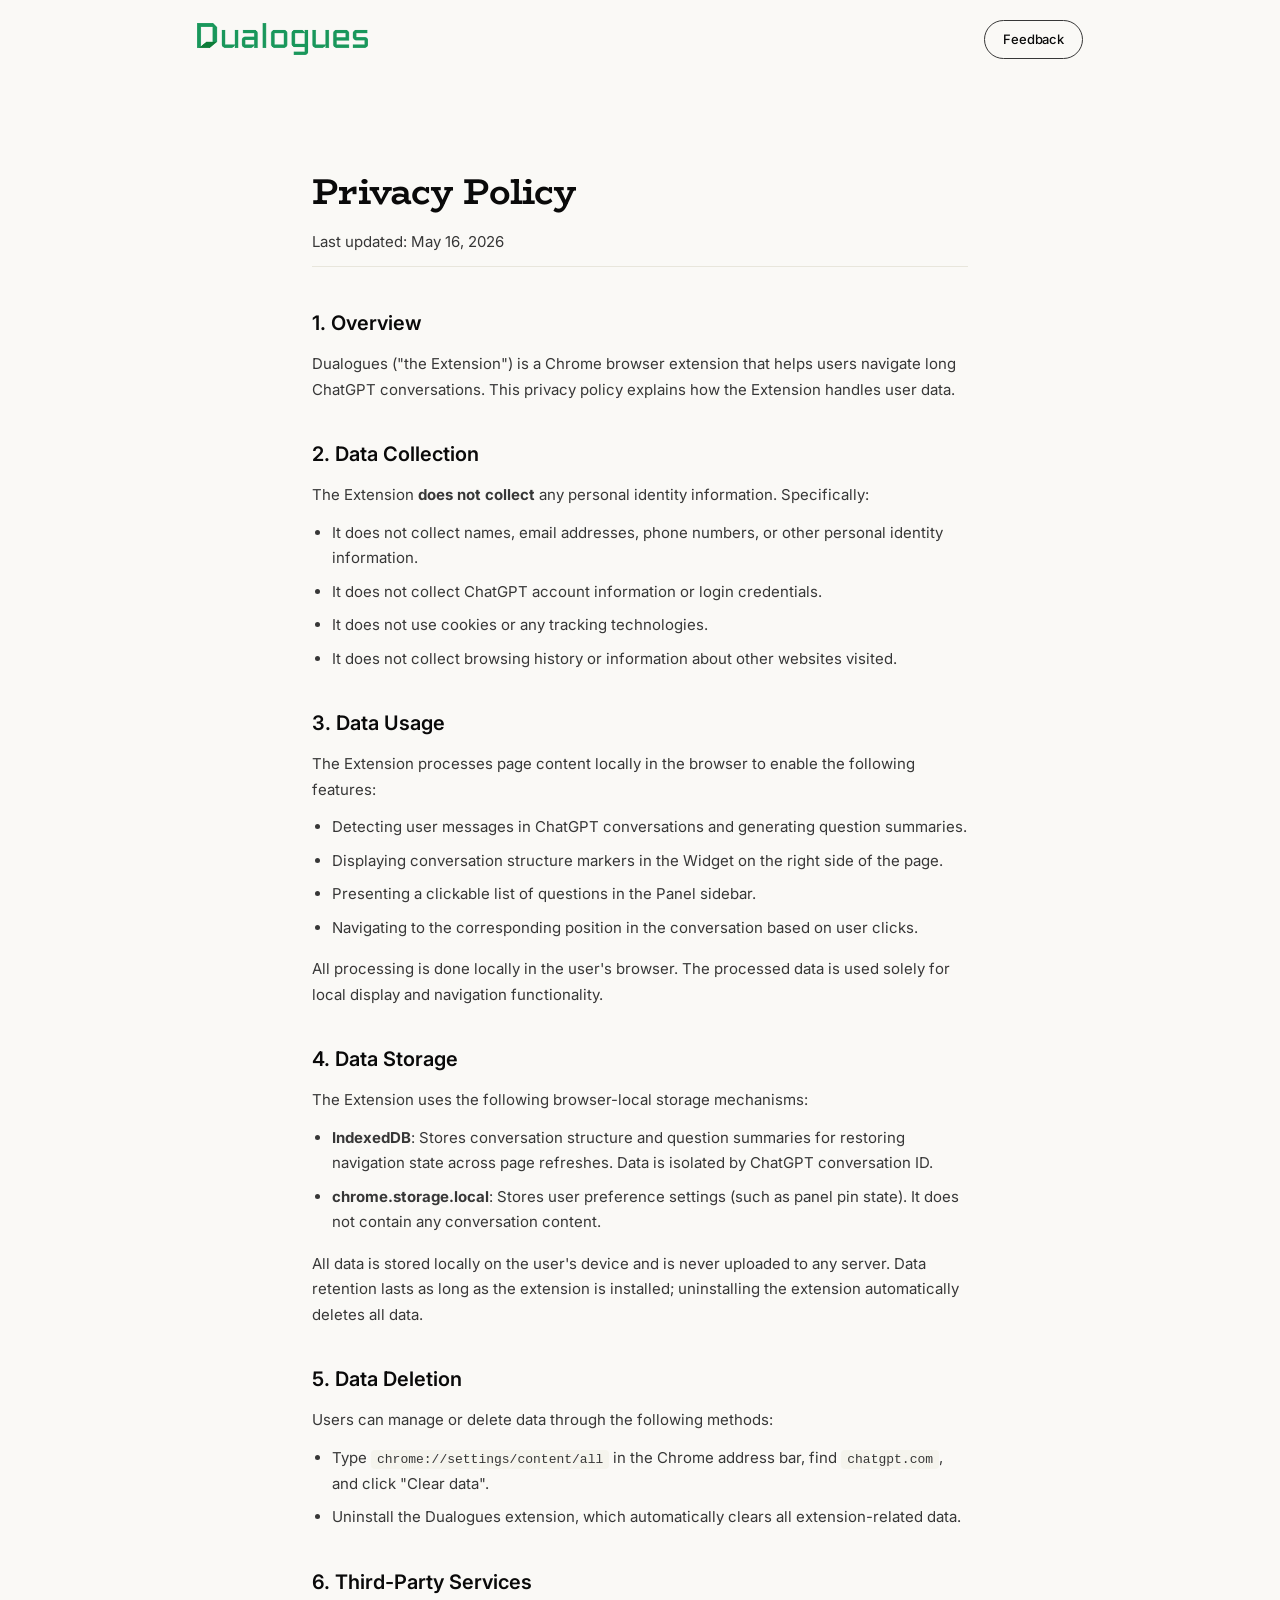
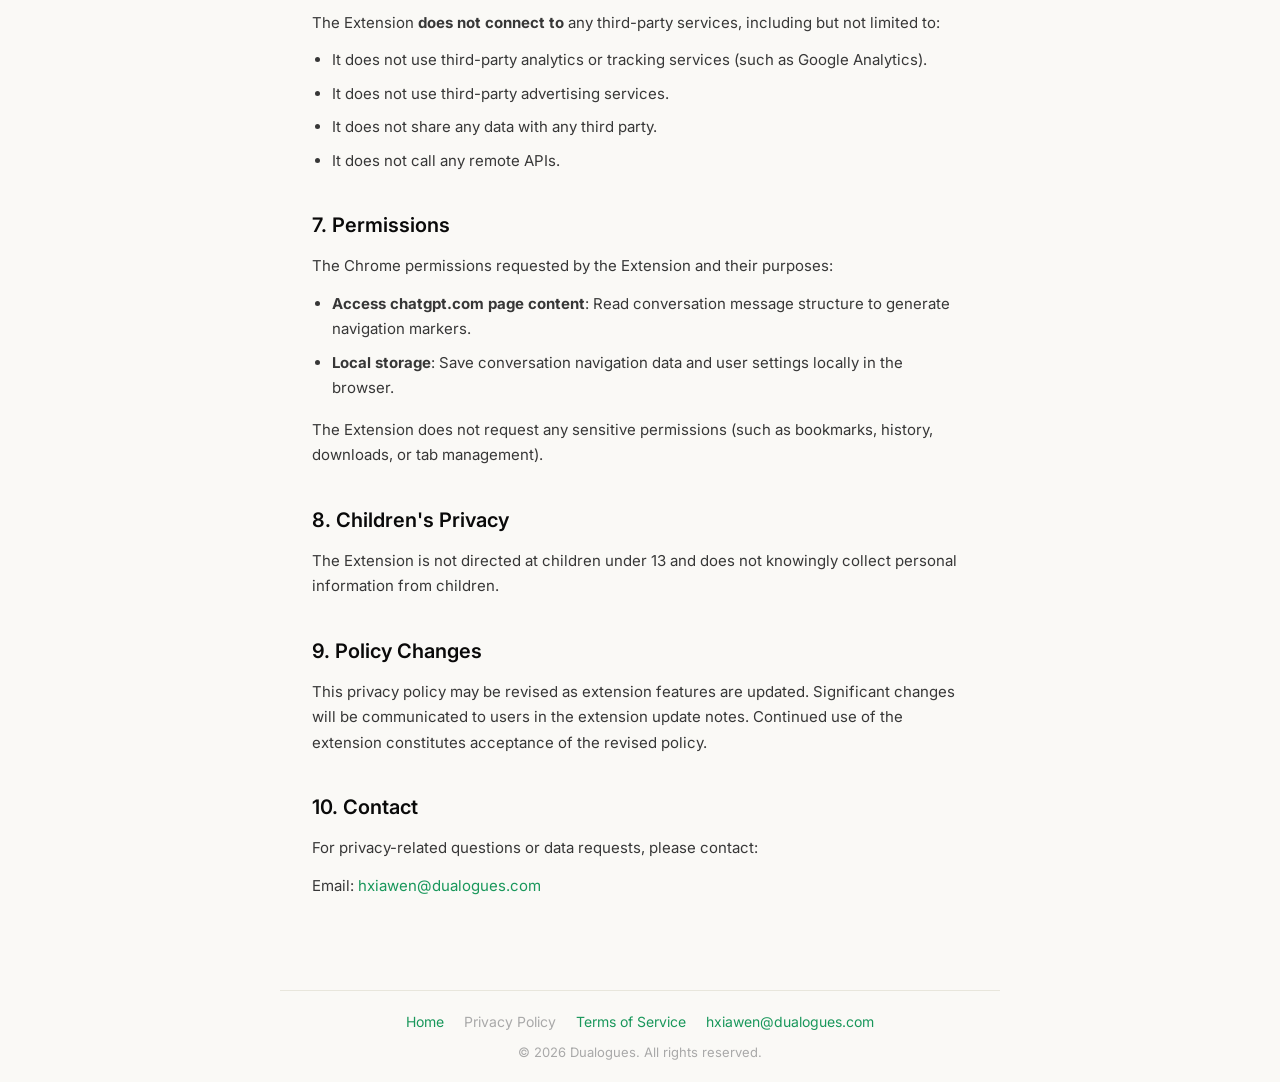
<file: privacy.html>
<!DOCTYPE html>
<html lang="en">
<head>
  <meta charset="UTF-8">
  <meta name="viewport" content="width=device-width, initial-scale=1.0">
  <title>Privacy Policy — Dualogues</title>
  <meta name="description" content="Dualogues Chrome Extension Privacy Policy. Learn how Dualogues handles your data.">
  <link rel="icon" type="image/png" sizes="16x16" href="assets/icon/16.png">
  <link rel="icon" type="image/png" sizes="32x32" href="assets/icon/32.png">
  <link rel="icon" type="image/png" sizes="48x48" href="assets/icon/48.png">
  <link rel="icon" type="image/png" sizes="128x128" href="assets/icon/128.png">
  <link rel="apple-touch-icon" sizes="128x128" href="assets/icon/128.png">
  <link rel="preconnect" href="https://fonts.googleapis.com">
  <link rel="preconnect" href="https://fonts.gstatic.com" crossorigin>
  <link href="https://fonts.googleapis.com/css2?family=BioRhyme:wght@400;600;700;800&family=Calligraffitti&family=Inter:wght@300;400;500;600;700&display=swap" rel="stylesheet">
  <link rel="stylesheet" href="styles.css">
  <style>
    .legal-page { padding: 80px 0; }
    .legal-page .container { max-width: 720px; }
    .legal-title { font-family: var(--font-headline); font-size: 36px; font-weight: 700; color: var(--text-primary); margin-bottom: 8px; letter-spacing: -0.02em; }
    .legal-updated { font-size: 13px; color: var(--text-light); margin-bottom: 12px; }
    .legal-divider { border: none; border-top: 1px solid #E8E6DC; margin-bottom: 40px; }
    .legal-page h2 { font-size: 20px; font-weight: 600; color: var(--text-primary); margin-top: 36px; margin-bottom: 12px; }
    .legal-page h2:first-of-type { margin-top: 0; }
    .legal-page p { font-size: 15px; color: var(--text-secondary); line-height: 1.7; margin-bottom: 12px; }
    .legal-page ul { padding-left: 20px; margin-bottom: 16px; }
    .legal-page li { font-size: 15px; color: var(--text-secondary); line-height: 1.7; margin-bottom: 8px; }
    .legal-page a { color: var(--brand-emerald); }
    .legal-page a:hover { opacity: 0.7; }
    .legal-page code { background: var(--bg-sunken); padding: 2px 6px; border-radius: 4px; font-size: 13px; }
  </style>
</head>
<body>

  <nav class="nav">
    <div class="container">
      <a href="index.html" class="nav-brand">
        <img src="assets/logo/logo-text-332x62.png" alt="Dualogues" class="nav-logo-lockup" width="332" height="62">
      </a>
      <a href="https://chromewebstore.google.com/detail/dualogues/TODO" class="nav-cta" target="_blank" rel="noopener noreferrer">
        Feedback
      </a>
    </div>
  </nav>

  <div class="legal-page">
    <div class="container">
      <h1 class="legal-title">Privacy Policy</h1>
      <p class="legal-updated">Last updated: May 16, 2026</p>
      <hr class="legal-divider">

      <h2>1. Overview</h2>
      <p>Dualogues ("the Extension") is a Chrome browser extension that helps users navigate long ChatGPT conversations. This privacy policy explains how the Extension handles user data.</p>

      <h2>2. Data Collection</h2>
      <p>The Extension <strong>does not collect</strong> any personal identity information. Specifically:</p>
      <ul>
        <li>It does not collect names, email addresses, phone numbers, or other personal identity information.</li>
        <li>It does not collect ChatGPT account information or login credentials.</li>
        <li>It does not use cookies or any tracking technologies.</li>
        <li>It does not collect browsing history or information about other websites visited.</li>
      </ul>

      <h2>3. Data Usage</h2>
      <p>The Extension processes page content locally in the browser to enable the following features:</p>
      <ul>
        <li>Detecting user messages in ChatGPT conversations and generating question summaries.</li>
        <li>Displaying conversation structure markers in the Widget on the right side of the page.</li>
        <li>Presenting a clickable list of questions in the Panel sidebar.</li>
        <li>Navigating to the corresponding position in the conversation based on user clicks.</li>
      </ul>
      <p>All processing is done locally in the user's browser. The processed data is used solely for local display and navigation functionality.</p>

      <h2>4. Data Storage</h2>
      <p>The Extension uses the following browser-local storage mechanisms:</p>
      <ul>
        <li><strong>IndexedDB</strong>: Stores conversation structure and question summaries for restoring navigation state across page refreshes. Data is isolated by ChatGPT conversation ID.</li>
        <li><strong>chrome.storage.local</strong>: Stores user preference settings (such as panel pin state). It does not contain any conversation content.</li>
      </ul>
      <p>All data is stored locally on the user's device and is never uploaded to any server. Data retention lasts as long as the extension is installed; uninstalling the extension automatically deletes all data.</p>

      <h2>5. Data Deletion</h2>
      <p>Users can manage or delete data through the following methods:</p>
      <ul>
        <li>Type <code>chrome://settings/content/all</code> in the Chrome address bar, find <code>chatgpt.com</code>, and click "Clear data".</li>
        <li>Uninstall the Dualogues extension, which automatically clears all extension-related data.</li>
      </ul>

      <h2>6. Third-Party Services</h2>
      <p>The Extension <strong>does not connect to</strong> any third-party services, including but not limited to:</p>
      <ul>
        <li>It does not use third-party analytics or tracking services (such as Google Analytics).</li>
        <li>It does not use third-party advertising services.</li>
        <li>It does not share any data with any third party.</li>
        <li>It does not call any remote APIs.</li>
      </ul>

      <h2>7. Permissions</h2>
      <p>The Chrome permissions requested by the Extension and their purposes:</p>
      <ul>
        <li><strong>Access chatgpt.com page content</strong>: Read conversation message structure to generate navigation markers.</li>
        <li><strong>Local storage</strong>: Save conversation navigation data and user settings locally in the browser.</li>
      </ul>
      <p>The Extension does not request any sensitive permissions (such as bookmarks, history, downloads, or tab management).</p>

      <h2>8. Children's Privacy</h2>
      <p>The Extension is not directed at children under 13 and does not knowingly collect personal information from children.</p>

      <h2>9. Policy Changes</h2>
      <p>This privacy policy may be revised as extension features are updated. Significant changes will be communicated to users in the extension update notes. Continued use of the extension constitutes acceptance of the revised policy.</p>

      <h2>10. Contact</h2>
      <p>For privacy-related questions or data requests, please contact:</p>
      <p>Email: <a href="mailto:hxiawen@dualogues.com">hxiawen@dualogues.com</a></p>
    </div>
  </div>

  <footer class="page-footer" style="max-width:720px;margin:0 auto;border-top:1px solid #E8E6DC;padding:20px 32px;text-align:center;">
    <div class="page-footer-links" style="display:flex;justify-content:center;flex-wrap:wrap;gap:6px 20px;margin-bottom:8px;font-size:14px;">
      <a href="index.html">Home</a>
      <a href="privacy.html" class="current">Privacy Policy</a>
      <a href="terms.html">Terms of Service</a>
      <a href="mailto:hxiawen@dualogues.com">hxiawen@dualogues.com</a>
    </div>
    <p class="page-footer-copy" style="font-size:13px;color:var(--text-light);">&copy; 2026 Dualogues. All rights reserved.</p>
  </footer>

</body>
</html>
</file>
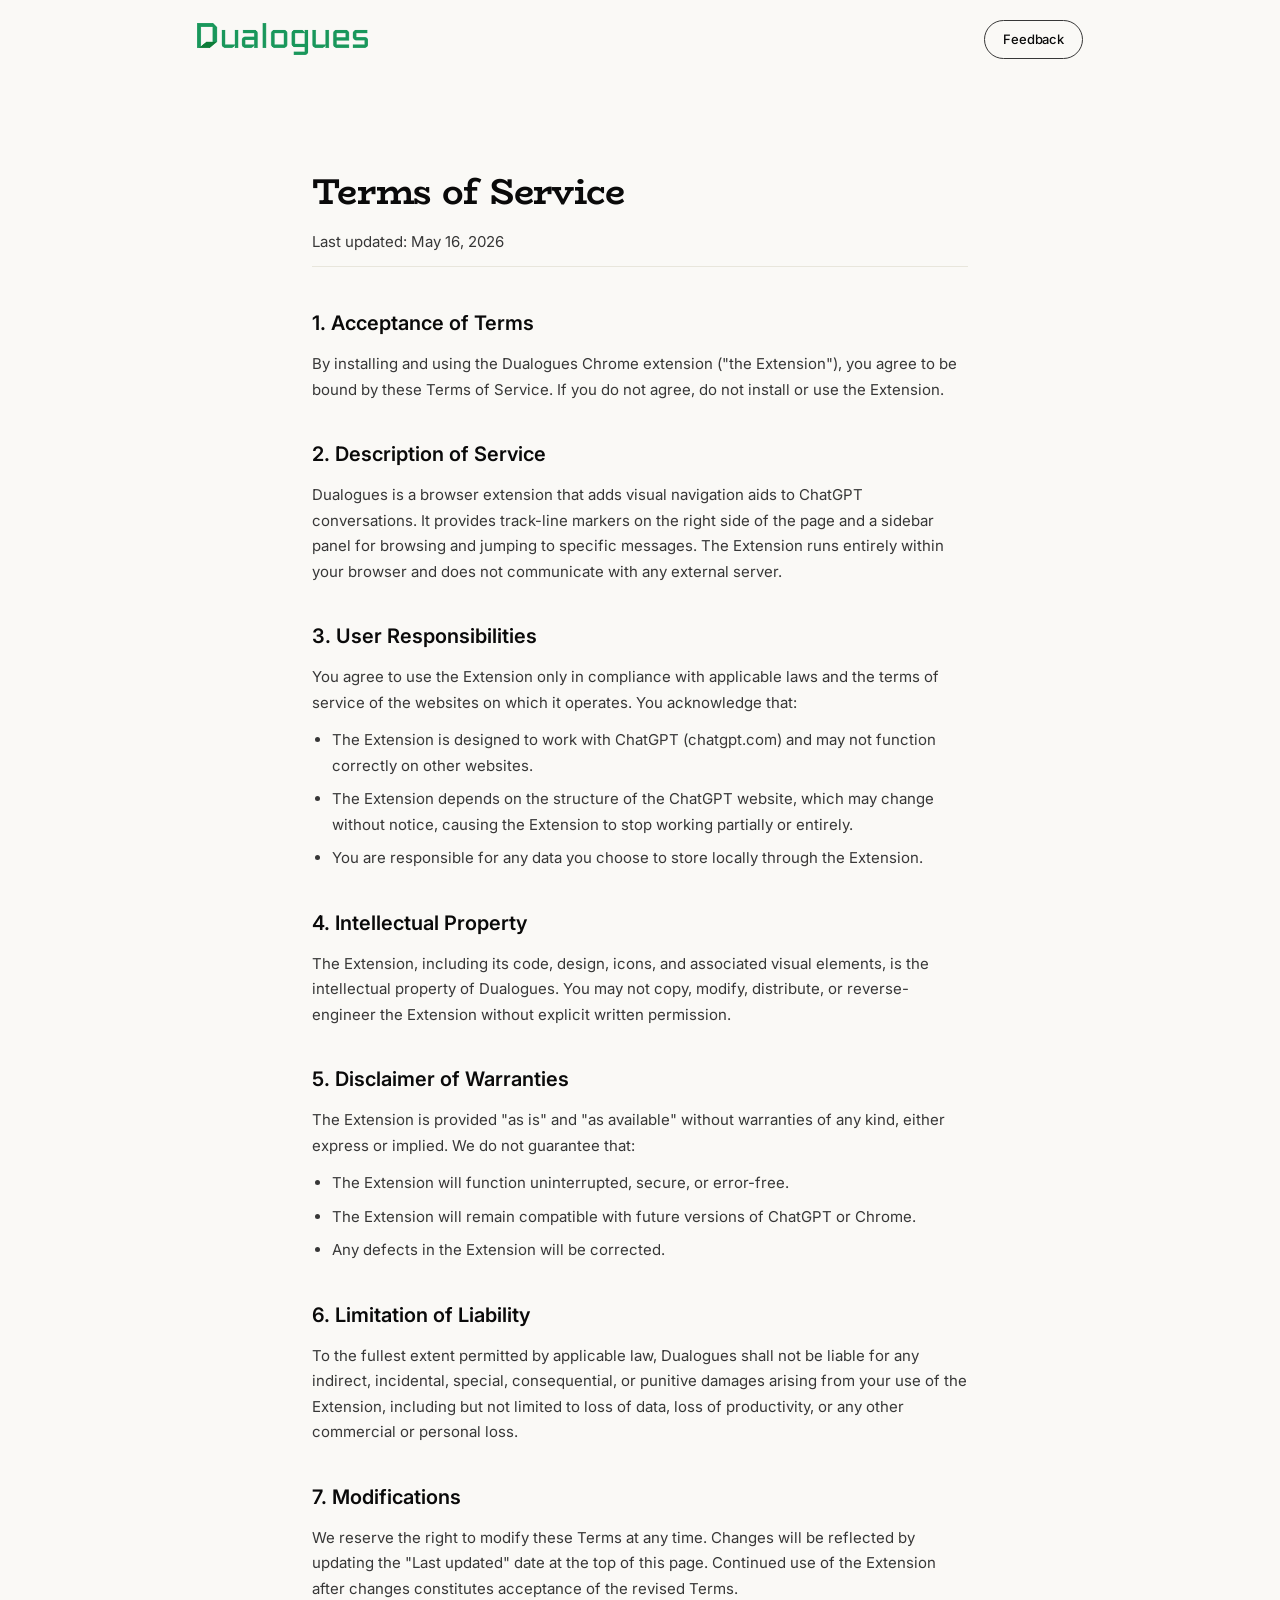
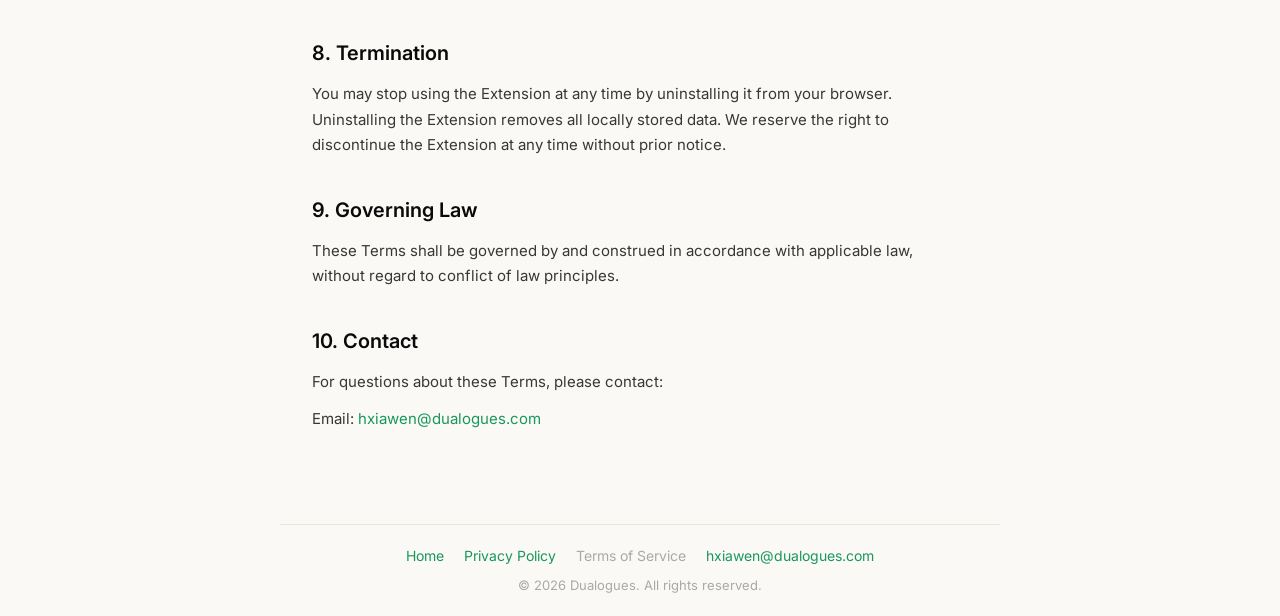
<file: terms.html>
<!DOCTYPE html>
<html lang="en">
<head>
  <meta charset="UTF-8">
  <meta name="viewport" content="width=device-width, initial-scale=1.0">
  <title>Terms of Service — Dualogues</title>
  <meta name="description" content="Dualogues Chrome Extension Terms of Service.">
  <link rel="icon" type="image/png" sizes="16x16" href="assets/icon/16.png">
  <link rel="icon" type="image/png" sizes="32x32" href="assets/icon/32.png">
  <link rel="icon" type="image/png" sizes="48x48" href="assets/icon/48.png">
  <link rel="icon" type="image/png" sizes="128x128" href="assets/icon/128.png">
  <link rel="apple-touch-icon" sizes="128x128" href="assets/icon/128.png">
  <link rel="preconnect" href="https://fonts.googleapis.com">
  <link rel="preconnect" href="https://fonts.gstatic.com" crossorigin>
  <link href="https://fonts.googleapis.com/css2?family=BioRhyme:wght@400;600;700;800&family=Calligraffitti&family=Inter:wght@300;400;500;600;700&display=swap" rel="stylesheet">
  <link rel="stylesheet" href="styles.css">
  <style>
    .legal-page { padding: 80px 0; }
    .legal-page .container { max-width: 720px; }
    .legal-title { font-family: var(--font-headline); font-size: 36px; font-weight: 700; color: var(--text-primary); margin-bottom: 8px; letter-spacing: -0.02em; }
    .legal-updated { font-size: 13px; color: var(--text-light); margin-bottom: 12px; }
    .legal-divider { border: none; border-top: 1px solid #E8E6DC; margin-bottom: 40px; }
    .legal-page h2 { font-size: 20px; font-weight: 600; color: var(--text-primary); margin-top: 36px; margin-bottom: 12px; }
    .legal-page h2:first-of-type { margin-top: 0; }
    .legal-page p { font-size: 15px; color: var(--text-secondary); line-height: 1.7; margin-bottom: 12px; }
    .legal-page ul { padding-left: 20px; margin-bottom: 16px; }
    .legal-page li { font-size: 15px; color: var(--text-secondary); line-height: 1.7; margin-bottom: 8px; }
    .legal-page a { color: var(--brand-emerald); }
    .legal-page a:hover { opacity: 0.7; }
  </style>
</head>
<body>

  <nav class="nav">
    <div class="container">
      <a href="index.html" class="nav-brand">
        <img src="assets/logo/logo-text-332x62.png" alt="Dualogues" class="nav-logo-lockup" width="332" height="62">
      </a>
      <a href="https://chromewebstore.google.com/detail/dualogues/TODO" class="nav-cta" target="_blank" rel="noopener noreferrer">
        Feedback
      </a>
    </div>
  </nav>

  <div class="legal-page">
    <div class="container">
      <h1 class="legal-title">Terms of Service</h1>
      <p class="legal-updated">Last updated: May 16, 2026</p>
      <hr class="legal-divider">

      <h2>1. Acceptance of Terms</h2>
      <p>By installing and using the Dualogues Chrome extension ("the Extension"), you agree to be bound by these Terms of Service. If you do not agree, do not install or use the Extension.</p>

      <h2>2. Description of Service</h2>
      <p>Dualogues is a browser extension that adds visual navigation aids to ChatGPT conversations. It provides track-line markers on the right side of the page and a sidebar panel for browsing and jumping to specific messages. The Extension runs entirely within your browser and does not communicate with any external server.</p>

      <h2>3. User Responsibilities</h2>
      <p>You agree to use the Extension only in compliance with applicable laws and the terms of service of the websites on which it operates. You acknowledge that:</p>
      <ul>
        <li>The Extension is designed to work with ChatGPT (chatgpt.com) and may not function correctly on other websites.</li>
        <li>The Extension depends on the structure of the ChatGPT website, which may change without notice, causing the Extension to stop working partially or entirely.</li>
        <li>You are responsible for any data you choose to store locally through the Extension.</li>
      </ul>

      <h2>4. Intellectual Property</h2>
      <p>The Extension, including its code, design, icons, and associated visual elements, is the intellectual property of Dualogues. You may not copy, modify, distribute, or reverse-engineer the Extension without explicit written permission.</p>

      <h2>5. Disclaimer of Warranties</h2>
      <p>The Extension is provided "as is" and "as available" without warranties of any kind, either express or implied. We do not guarantee that:</p>
      <ul>
        <li>The Extension will function uninterrupted, secure, or error-free.</li>
        <li>The Extension will remain compatible with future versions of ChatGPT or Chrome.</li>
        <li>Any defects in the Extension will be corrected.</li>
      </ul>

      <h2>6. Limitation of Liability</h2>
      <p>To the fullest extent permitted by applicable law, Dualogues shall not be liable for any indirect, incidental, special, consequential, or punitive damages arising from your use of the Extension, including but not limited to loss of data, loss of productivity, or any other commercial or personal loss.</p>

      <h2>7. Modifications</h2>
      <p>We reserve the right to modify these Terms at any time. Changes will be reflected by updating the "Last updated" date at the top of this page. Continued use of the Extension after changes constitutes acceptance of the revised Terms.</p>

      <h2>8. Termination</h2>
      <p>You may stop using the Extension at any time by uninstalling it from your browser. Uninstalling the Extension removes all locally stored data. We reserve the right to discontinue the Extension at any time without prior notice.</p>

      <h2>9. Governing Law</h2>
      <p>These Terms shall be governed by and construed in accordance with applicable law, without regard to conflict of law principles.</p>

      <h2>10. Contact</h2>
      <p>For questions about these Terms, please contact:</p>
      <p>Email: <a href="mailto:hxiawen@dualogues.com">hxiawen@dualogues.com</a></p>
    </div>
  </div>

  <footer class="page-footer" style="max-width:720px;margin:0 auto;border-top:1px solid #E8E6DC;padding:20px 32px;text-align:center;">
    <div class="page-footer-links" style="display:flex;justify-content:center;flex-wrap:wrap;gap:6px 20px;margin-bottom:8px;font-size:14px;">
      <a href="index.html">Home</a>
      <a href="privacy.html">Privacy Policy</a>
      <a href="terms.html" class="current">Terms of Service</a>
      <a href="mailto:hxiawen@dualogues.com">hxiawen@dualogues.com</a>
    </div>
    <p class="page-footer-copy" style="font-size:13px;color:var(--text-light);">&copy; 2026 Dualogues. All rights reserved.</p>
  </footer>

</body>
</html>
</file>
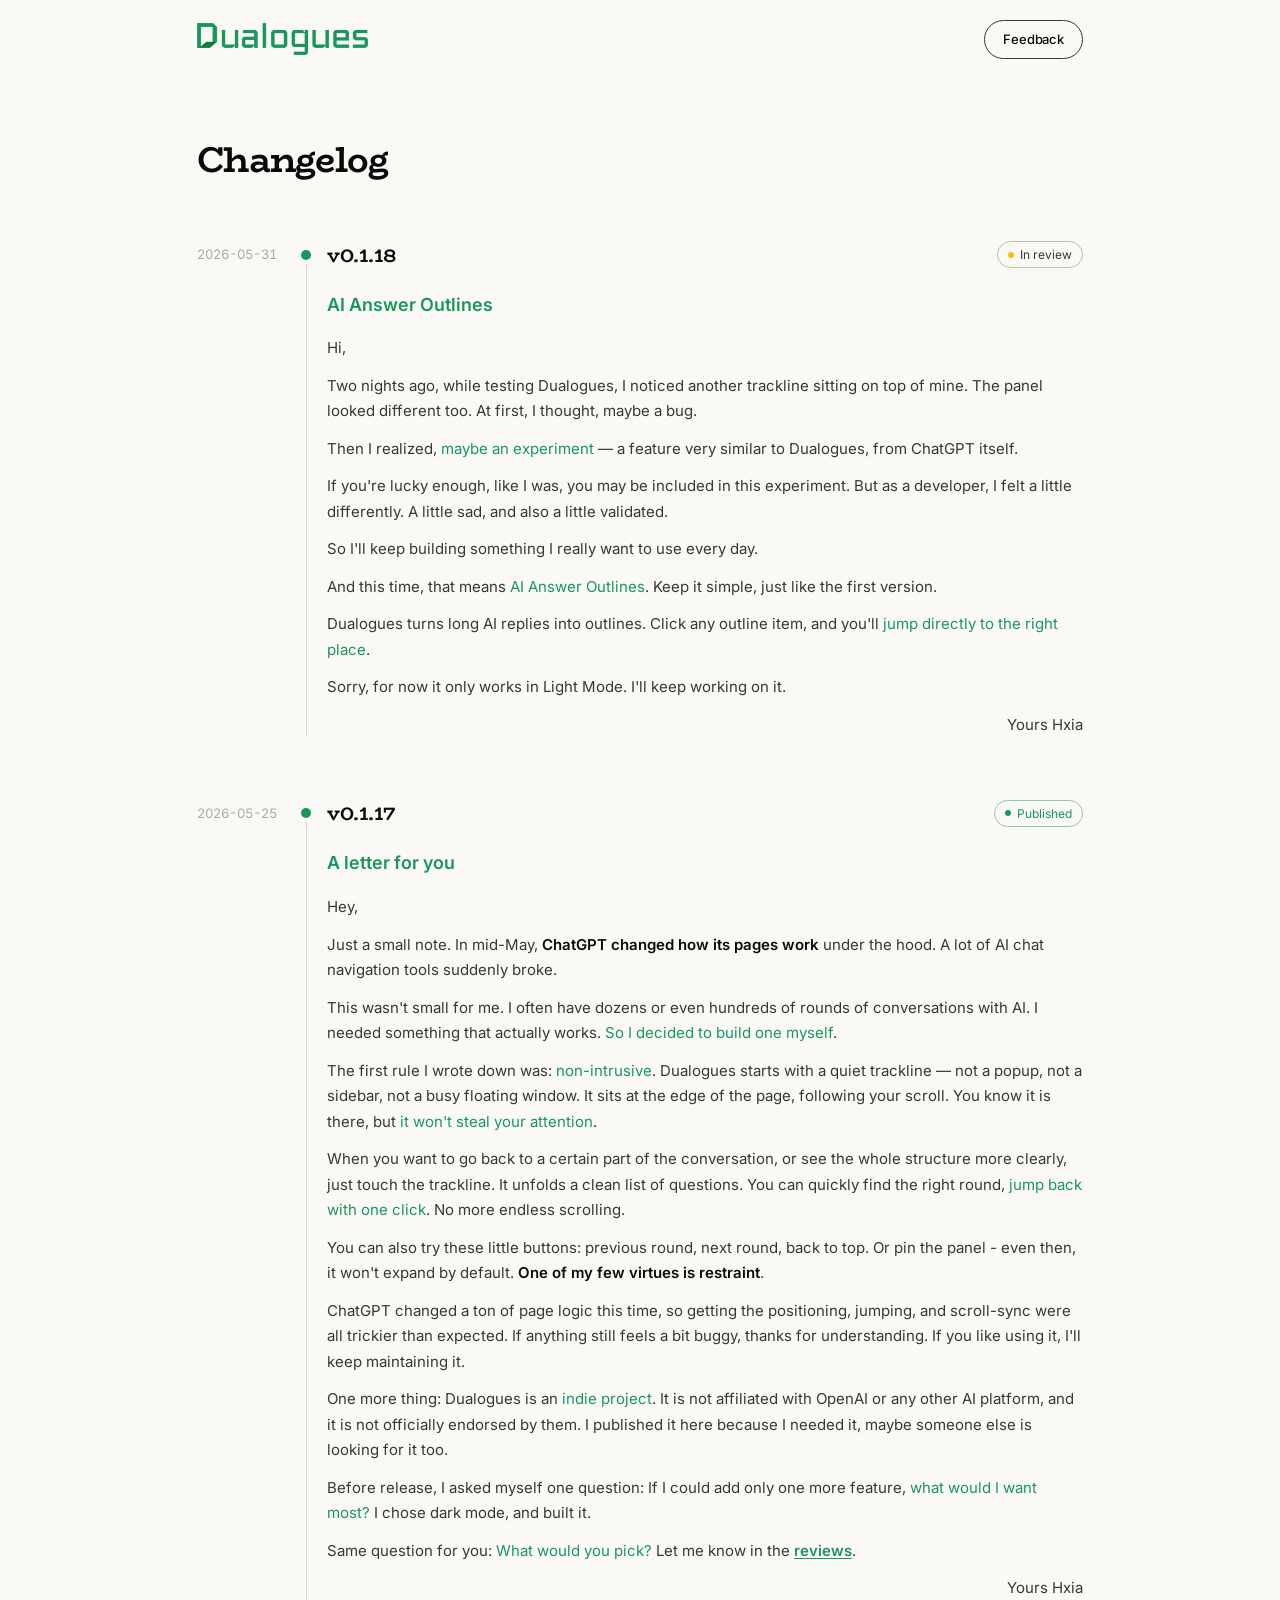
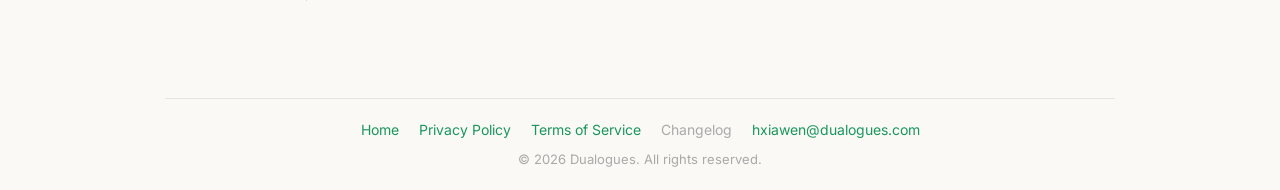
<file: docs/changelogs.html>
<!DOCTYPE html>
<html lang="en">
<head>
  <meta charset="UTF-8">
  <meta name="viewport" content="width=device-width, initial-scale=1.0">
  <title>Changelog — Dualogues</title>
  <meta name="description" content="Dualogues plugin release notes — follow what's new, updated, and fixed.">
  <link rel="icon" type="image/png" sizes="16x16" href="../assets/icon/16.png">
  <link rel="icon" type="image/png" sizes="32x32" href="../assets/icon/32.png">
  <link rel="icon" type="image/png" sizes="48x48" href="../assets/icon/48.png">
  <link rel="icon" type="image/png" sizes="128x128" href="../assets/icon/128.png">
  <link rel="apple-touch-icon" sizes="128x128" href="../assets/icon/128.png">
  <link rel="preconnect" href="https://fonts.googleapis.com">
  <link rel="preconnect" href="https://fonts.gstatic.com" crossorigin>
  <link href="https://fonts.googleapis.com/css2?family=BioRhyme:wght@400;600;700;800&family=Calligraffitti&family=Inter:wght@300;400;500;600;700&display=swap" rel="stylesheet">
  <link rel="stylesheet" href="../styles.css">
</head>
<body>

  <nav class="nav">
    <div class="container">
      <a href="../index.html" class="nav-brand">
        <img src="../assets/logo/logo-text-332x62.png" alt="Dualogues" class="nav-logo-lockup" width="332" height="62">
      </a>
      <a href="https://chromewebstore.google.com/detail/fgoenhinndlhkdiipcdfechkkkolkcpc/reviews" class="nav-cta" target="_blank" rel="noopener noreferrer">
        Feedback
      </a>
    </div>
  </nav>

  <div class="doc-page changelog-page">
    <div class="container">
      <div class="changelog-section-header">
        <h1 class="legal-title">Changelog</h1>
      </div>

      <ol class="changelog-timeline" aria-label="Release history">
        <li class="changelog-entry changelog-entry--letter">
          <time class="changelog-date" datetime="2026-05-31">2026-05-31</time>
          <div class="changelog-node" aria-hidden="true"></div>
          <div class="changelog-header-main">
            <p class="changelog-version">v0.1.18</p>
            <span class="changelog-status changelog-status--review"><span class="changelog-status-dot changelog-status-dot--review" aria-hidden="true"></span> In review</span>
          </div>
          <div class="changelog-node-line" aria-hidden="true"></div>
          <div class="changelog-body">
            <div class="changelog-content">
              <h2 class="changelog-title">AI Answer Outlines</h2>
              <div class="changelog-letter">
                <p>Hi,</p>
                <p>Two nights ago, while testing Dualogues, I noticed another trackline sitting on top of mine. The panel looked different too. At first, I thought, maybe a bug.</p>
                <p>Then I realized, <span class="changelog-highlight">maybe an experiment</span> — a feature very similar to Dualogues, from ChatGPT itself.</p>
                <p>If you're lucky enough, like I was, you may be included in this experiment. But as a developer, I felt a little differently. A little sad, and also a little validated.</p>
                <p>So I'll keep building something I really want to use every day.</p>
                <p>And this time, that means <span class="changelog-highlight">AI Answer Outlines</span>. Keep it simple, just like the first version.</p>
                <p>Dualogues turns long AI replies into outlines. Click any outline item, and you'll <span class="changelog-highlight">jump directly to the right place</span>.</p>
                <p>Sorry, for now it only works in Light Mode. I'll keep working on it.</p>
                <p class="changelog-letter-signoff">Yours Hxia</p>
              </div>
            </div>
          </div>
        </li>
        <li class="changelog-entry changelog-entry--letter">
          <time class="changelog-date" datetime="2026-05-25">2026-05-25</time>
          <div class="changelog-node" aria-hidden="true"></div>
          <div class="changelog-header-main">
            <p class="changelog-version">v0.1.17</p>
            <span class="changelog-status changelog-status--published"><span class="changelog-status-dot changelog-status-dot--published" aria-hidden="true"></span> Published</span>
          </div>
          <div class="changelog-node-line" aria-hidden="true"></div>
          <div class="changelog-body">
            <div class="changelog-content">
              <h2 class="changelog-title">A letter for you</h2>
              <div class="changelog-letter">
                <p>Hey,</p>
                <p>Just a small note. In mid-May, <span class="changelog-emphasis">ChatGPT changed how its pages work</span> under the hood. A lot of AI chat navigation tools suddenly broke.</p>
                <p>This wasn't small for me. I often have dozens or even hundreds of rounds of conversations with AI. I needed something that actually works. <span class="changelog-highlight">So I decided to build one myself</span>.</p>
                <p>The first rule I wrote down was: <span class="changelog-highlight">non-intrusive</span>. Dualogues starts with a quiet trackline — not a popup, not a sidebar, not a busy floating window. It sits at the edge of the page, following your scroll. You know it is there, but <span class="changelog-highlight">it won't steal your attention</span>.</p>
                <p>When you want to go back to a certain part of the conversation, or see the whole structure more clearly, just touch the trackline. It unfolds a clean list of questions. You can quickly find the right round, <span class="changelog-highlight">jump back with one click</span>. No more endless scrolling.</p>
                <p>You can also try these little buttons: previous round, next round, back to top. Or pin the panel - even then, it won't expand by default. <span class="changelog-emphasis">One of my few virtues is restraint</span>.</p>
                <p>ChatGPT changed a ton of page logic this time, so getting the positioning, jumping, and scroll-sync were all trickier than expected. If anything still feels a bit buggy, thanks for understanding. If you like using it, I'll keep maintaining it.</p>
                <p>One more thing: Dualogues is an <span class="changelog-highlight">indie project</span>. It is not affiliated with OpenAI or any other AI platform, and it is not officially endorsed by them. I published it here because I needed it, maybe someone else is looking for it too.</p>
                <p>Before release, I asked myself one question: If I could add only one more feature, <span class="changelog-highlight">what would I want most?</span> I chose dark mode, and built it.</p>
                <p>Same question for you: <span class="changelog-highlight">What would you pick?</span> Let me know in the <a href="https://chromewebstore.google.com/detail/fgoenhinndlhkdiipcdfechkkkolkcpc/reviews" class="changelog-review-link" target="_blank" rel="noopener noreferrer">reviews</a>.</p>
                <p class="changelog-letter-signoff">Yours Hxia</p>
              </div>
            </div>
          </div>
        </li>
      </ol>
    </div>
  </div>

  <footer class="page-footer doc-page-footer">
    <div class="page-footer-links">
      <a href="../index.html">Home</a>
      <a href="privacy.html">Privacy Policy</a>
      <a href="terms.html">Terms of Service</a>
      <a href="changelogs.html" class="current">Changelog</a>
      <a href="mailto:hxiawen@dualogues.com">hxiawen@dualogues.com</a>
    </div>
    <p class="page-footer-copy">&copy; 2026 Dualogues. All rights reserved.</p>
  </footer>

</body>
</html>
</file>
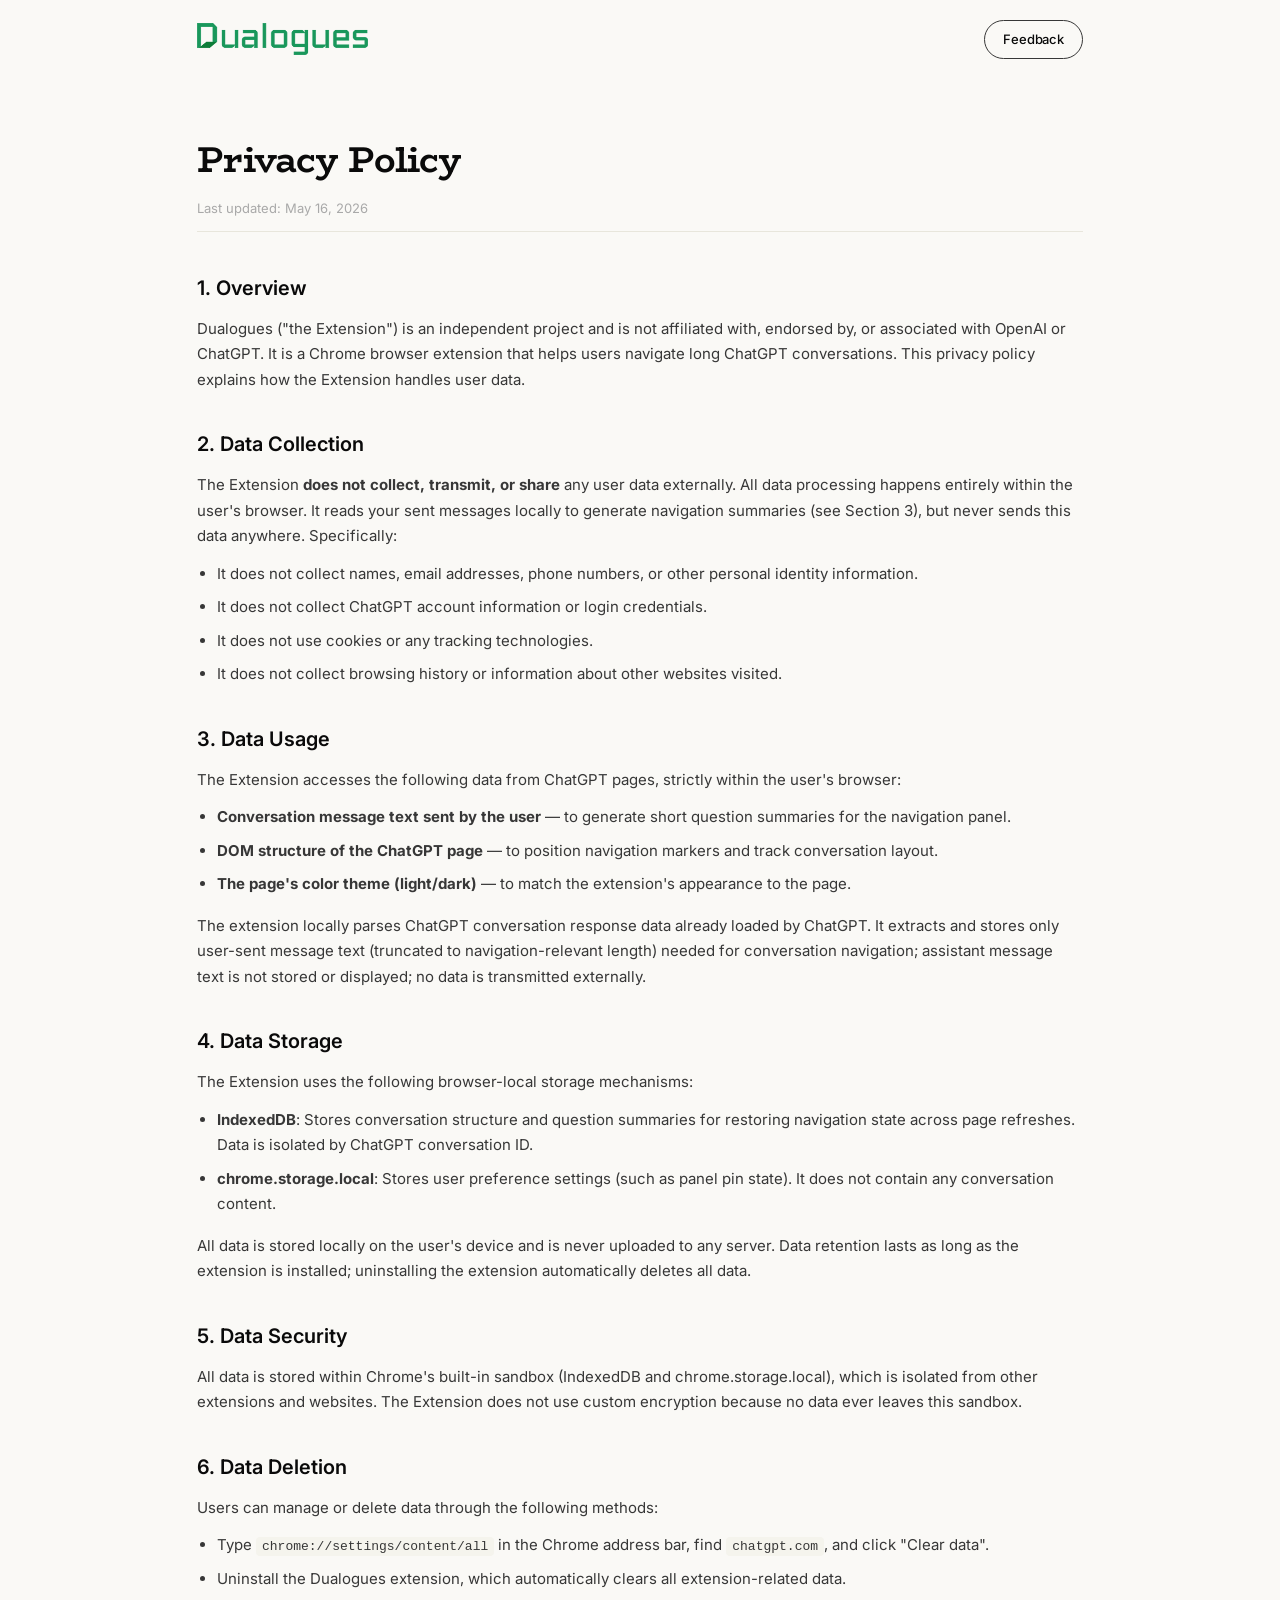
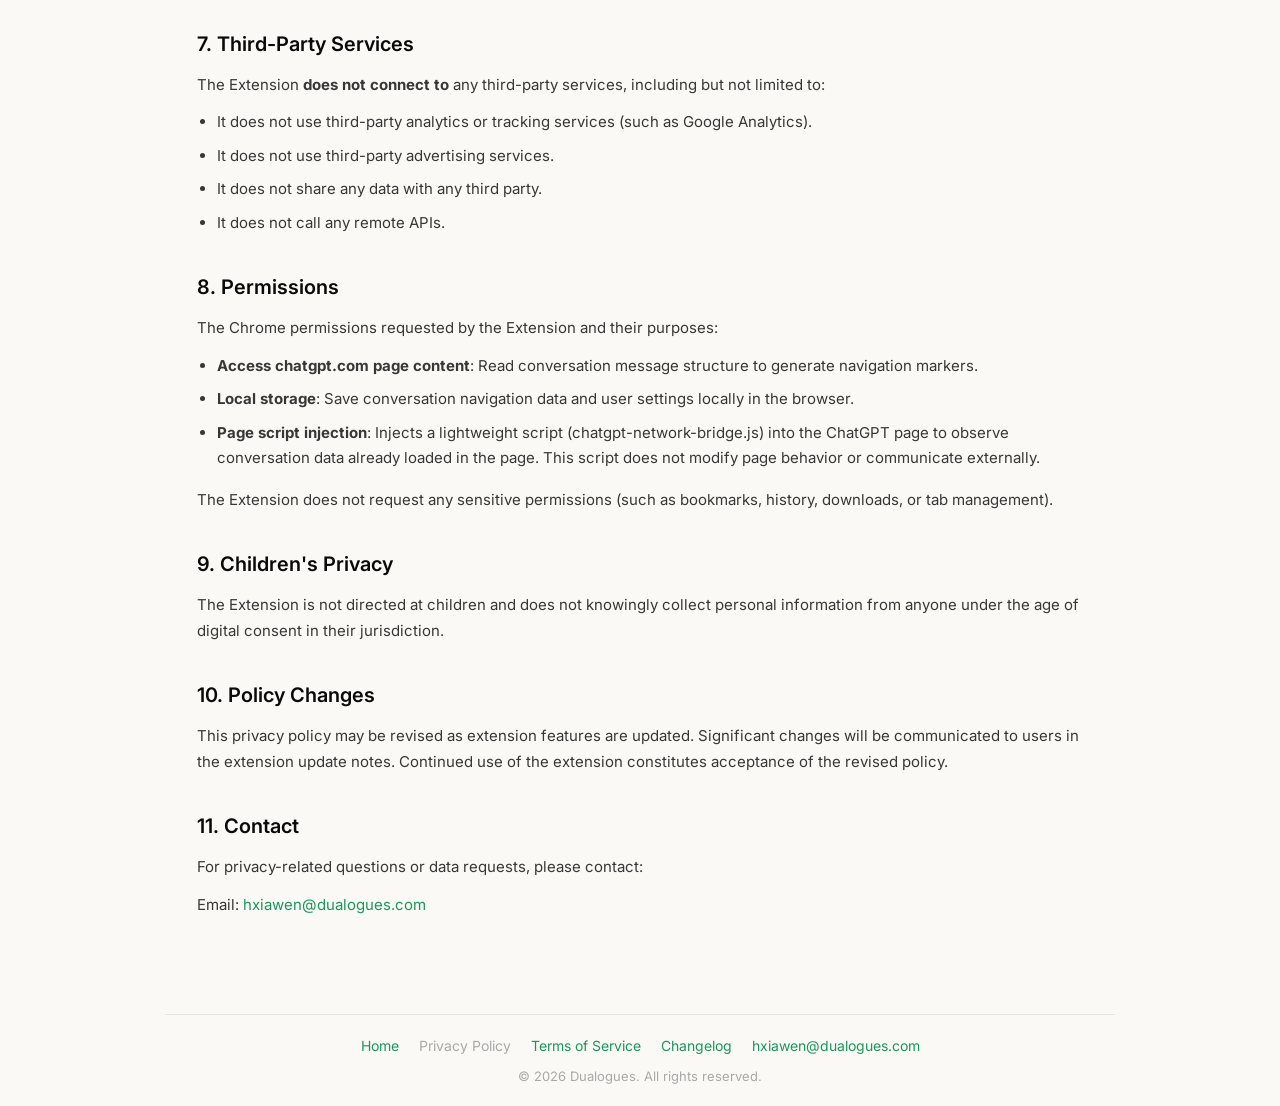
<file: docs/privacy.html>
<!DOCTYPE html>
<html lang="en">
<head>
  <meta charset="UTF-8">
  <meta name="viewport" content="width=device-width, initial-scale=1.0">
  <title>Privacy Policy — Dualogues</title>
  <meta name="description" content="Dualogues Chrome Extension Privacy Policy. Learn how Dualogues handles your data.">
  <link rel="icon" type="image/png" sizes="16x16" href="../assets/icon/16.png">
  <link rel="icon" type="image/png" sizes="32x32" href="../assets/icon/32.png">
  <link rel="icon" type="image/png" sizes="48x48" href="../assets/icon/48.png">
  <link rel="icon" type="image/png" sizes="128x128" href="../assets/icon/128.png">
  <link rel="apple-touch-icon" sizes="128x128" href="../assets/icon/128.png">
  <link rel="preconnect" href="https://fonts.googleapis.com">
  <link rel="preconnect" href="https://fonts.gstatic.com" crossorigin>
  <link href="https://fonts.googleapis.com/css2?family=BioRhyme:wght@400;600;700;800&family=Calligraffitti&family=Inter:wght@300;400;500;600;700&display=swap" rel="stylesheet">
  <link rel="stylesheet" href="../styles.css">
</head>
<body>

  <nav class="nav">
    <div class="container">
      <a href="../index.html" class="nav-brand">
        <img src="../assets/logo/logo-text-332x62.png" alt="Dualogues" class="nav-logo-lockup" width="332" height="62">
      </a>
      <a href="https://chromewebstore.google.com/detail/fgoenhinndlhkdiipcdfechkkkolkcpc/reviews" class="nav-cta" target="_blank" rel="noopener noreferrer">
        Feedback
      </a>
    </div>
  </nav>

  <div class="legal-page doc-page">
    <div class="container">
      <h1 class="legal-title">Privacy Policy</h1>
      <p class="legal-updated">Last updated: May 16, 2026</p>
      <hr class="legal-divider">

      <h2>1. Overview</h2>
      <p>Dualogues ("the Extension") is an independent project and is not affiliated with, endorsed by, or associated with OpenAI or ChatGPT. It is a Chrome browser extension that helps users navigate long ChatGPT conversations. This privacy policy explains how the Extension handles user data.</p>

      <h2>2. Data Collection</h2>
      <p>The Extension <strong>does not collect, transmit, or share</strong> any user data externally. All data processing happens entirely within the user's browser. It reads your sent messages locally to generate navigation summaries (see Section 3), but never sends this data anywhere. Specifically:</p>
      <ul>
        <li>It does not collect names, email addresses, phone numbers, or other personal identity information.</li>
        <li>It does not collect ChatGPT account information or login credentials.</li>
        <li>It does not use cookies or any tracking technologies.</li>
        <li>It does not collect browsing history or information about other websites visited.</li>
      </ul>

      <h2>3. Data Usage</h2>
      <p>The Extension accesses the following data from ChatGPT pages, strictly within the user's browser:</p>
      <ul>
        <li><strong>Conversation message text sent by the user</strong> — to generate short question summaries for the navigation panel.</li>
        <li><strong>DOM structure of the ChatGPT page</strong> — to position navigation markers and track conversation layout.</li>
        <li><strong>The page's color theme (light/dark)</strong> — to match the extension's appearance to the page.</li>
      </ul>
      <p>The extension locally parses ChatGPT conversation response data already loaded by ChatGPT. It extracts and stores only user-sent message text (truncated to navigation-relevant length) needed for conversation navigation; assistant message text is not stored or displayed; no data is transmitted externally.</p>

      <h2>4. Data Storage</h2>
      <p>The Extension uses the following browser-local storage mechanisms:</p>
      <ul>
        <li><strong>IndexedDB</strong>: Stores conversation structure and question summaries for restoring navigation state across page refreshes. Data is isolated by ChatGPT conversation ID.</li>
        <li><strong>chrome.storage.local</strong>: Stores user preference settings (such as panel pin state). It does not contain any conversation content.</li>
      </ul>
      <p>All data is stored locally on the user's device and is never uploaded to any server. Data retention lasts as long as the extension is installed; uninstalling the extension automatically deletes all data.</p>

      <h2>5. Data Security</h2>
      <p>All data is stored within Chrome's built-in sandbox (IndexedDB and chrome.storage.local), which is isolated from other extensions and websites. The Extension does not use custom encryption because no data ever leaves this sandbox.</p>

      <h2>6. Data Deletion</h2>
      <p>Users can manage or delete data through the following methods:</p>
      <ul>
        <li>Type <code>chrome://settings/content/all</code> in the Chrome address bar, find <code>chatgpt.com</code>, and click "Clear data".</li>
        <li>Uninstall the Dualogues extension, which automatically clears all extension-related data.</li>
      </ul>

      <h2>7. Third-Party Services</h2>
      <p>The Extension <strong>does not connect to</strong> any third-party services, including but not limited to:</p>
      <ul>
        <li>It does not use third-party analytics or tracking services (such as Google Analytics).</li>
        <li>It does not use third-party advertising services.</li>
        <li>It does not share any data with any third party.</li>
        <li>It does not call any remote APIs.</li>
      </ul>

      <h2>8. Permissions</h2>
      <p>The Chrome permissions requested by the Extension and their purposes:</p>
      <ul>
        <li><strong>Access chatgpt.com page content</strong>: Read conversation message structure to generate navigation markers.</li>
        <li><strong>Local storage</strong>: Save conversation navigation data and user settings locally in the browser.</li>
        <li><strong>Page script injection</strong>: Injects a lightweight script (chatgpt-network-bridge.js) into the ChatGPT page to observe conversation data already loaded in the page. This script does not modify page behavior or communicate externally.</li>
      </ul>
      <p>The Extension does not request any sensitive permissions (such as bookmarks, history, downloads, or tab management).</p>

      <h2>9. Children's Privacy</h2>
      <p>The Extension is not directed at children and does not knowingly collect personal information from anyone under the age of digital consent in their jurisdiction.</p>

      <h2>10. Policy Changes</h2>
      <p>This privacy policy may be revised as extension features are updated. Significant changes will be communicated to users in the extension update notes. Continued use of the extension constitutes acceptance of the revised policy.</p>

      <h2>11. Contact</h2>
      <p>For privacy-related questions or data requests, please contact:</p>
      <p>Email: <a href="mailto:hxiawen@dualogues.com">hxiawen@dualogues.com</a></p>
    </div>
  </div>

  <footer class="page-footer doc-page-footer">
    <div class="page-footer-links">
      <a href="../index.html">Home</a>
      <a href="privacy.html" class="current">Privacy Policy</a>
      <a href="terms.html">Terms of Service</a>
      <a href="changelogs.html">Changelog</a>
      <a href="mailto:hxiawen@dualogues.com">hxiawen@dualogues.com</a>
    </div>
    <p class="page-footer-copy">&copy; 2026 Dualogues. All rights reserved.</p>
  </footer>

</body>
</html>
</file>
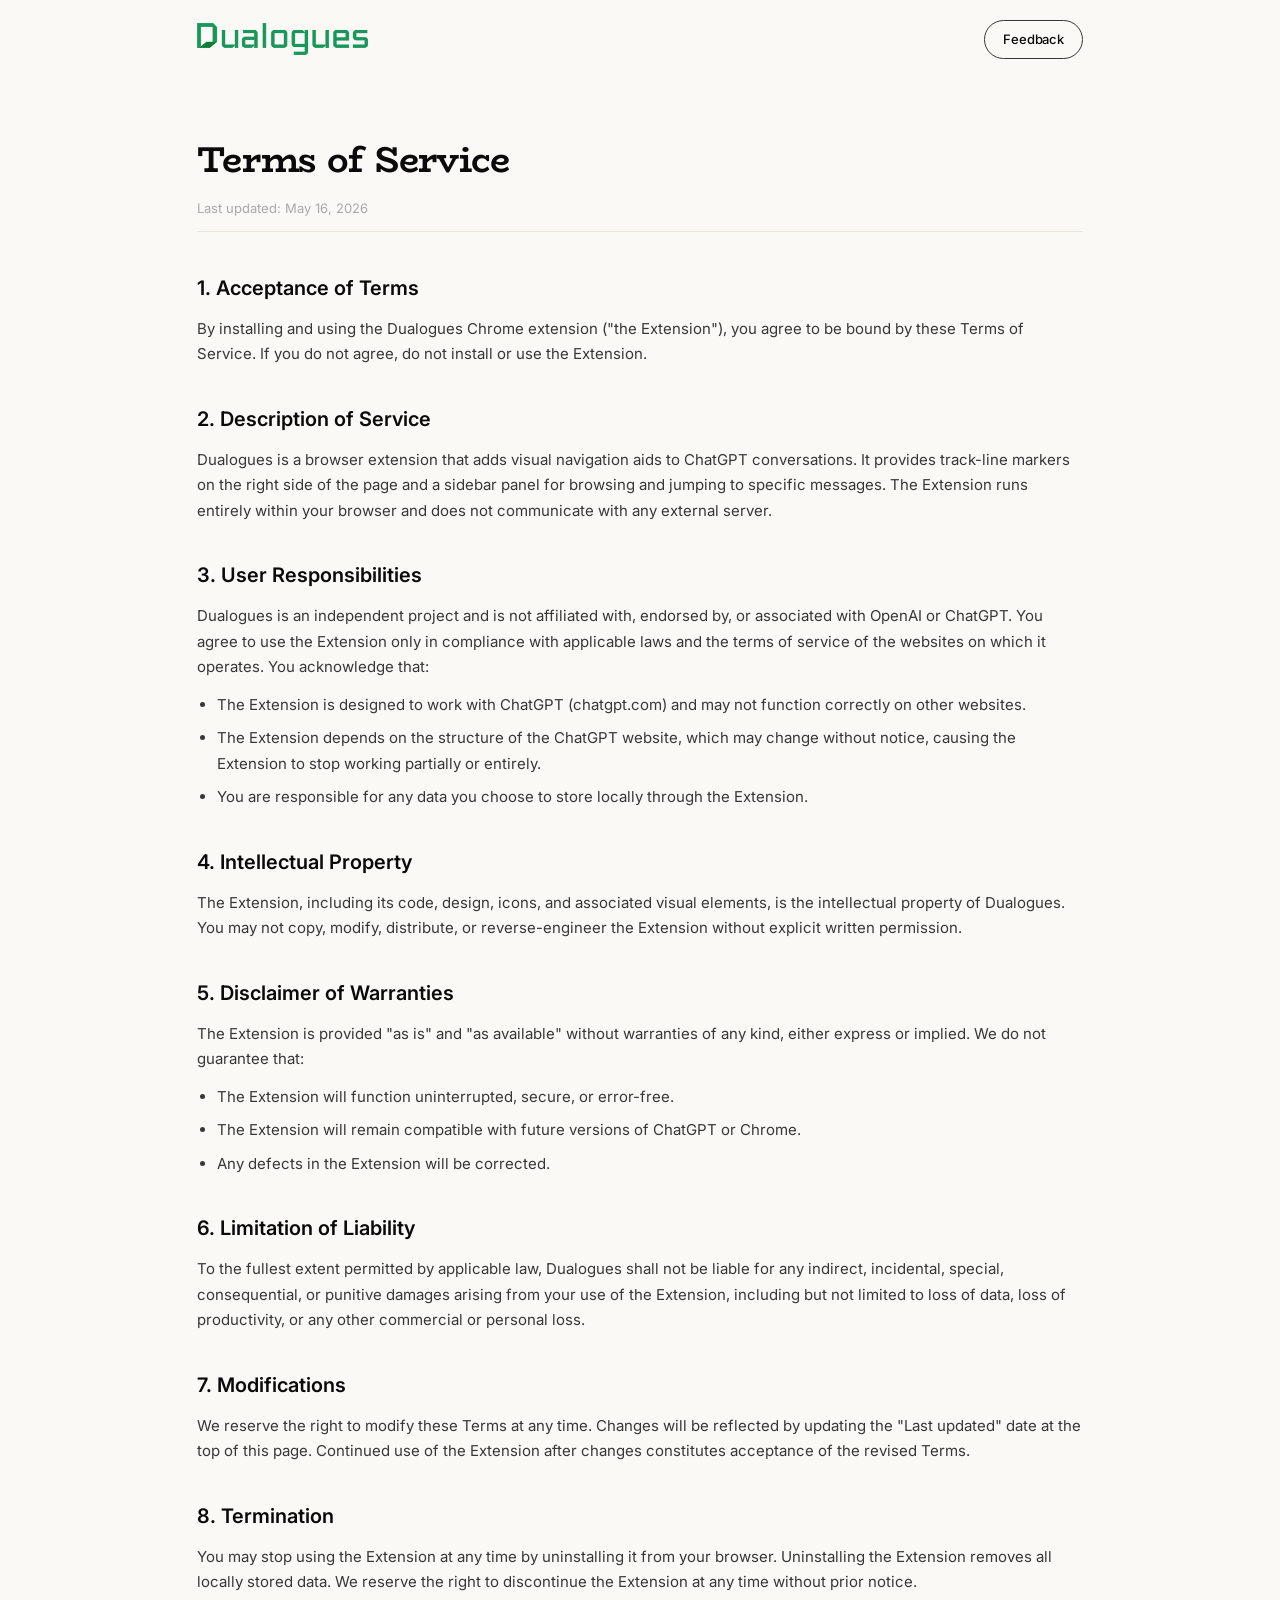
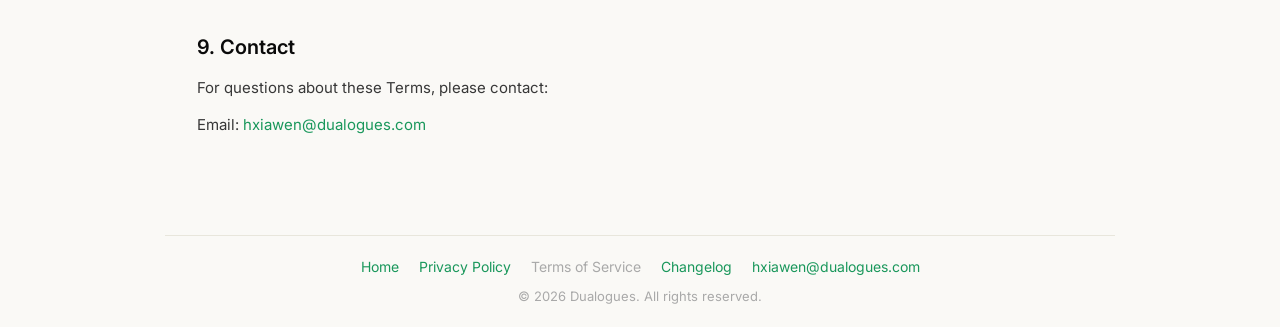
<file: docs/terms.html>
<!DOCTYPE html>
<html lang="en">
<head>
  <meta charset="UTF-8">
  <meta name="viewport" content="width=device-width, initial-scale=1.0">
  <title>Terms of Service — Dualogues</title>
  <meta name="description" content="Dualogues Chrome Extension Terms of Service.">
  <link rel="icon" type="image/png" sizes="16x16" href="../assets/icon/16.png">
  <link rel="icon" type="image/png" sizes="32x32" href="../assets/icon/32.png">
  <link rel="icon" type="image/png" sizes="48x48" href="../assets/icon/48.png">
  <link rel="icon" type="image/png" sizes="128x128" href="../assets/icon/128.png">
  <link rel="apple-touch-icon" sizes="128x128" href="../assets/icon/128.png">
  <link rel="preconnect" href="https://fonts.googleapis.com">
  <link rel="preconnect" href="https://fonts.gstatic.com" crossorigin>
  <link href="https://fonts.googleapis.com/css2?family=BioRhyme:wght@400;600;700;800&family=Calligraffitti&family=Inter:wght@300;400;500;600;700&display=swap" rel="stylesheet">
  <link rel="stylesheet" href="../styles.css">
</head>
<body>

  <nav class="nav">
    <div class="container">
      <a href="../index.html" class="nav-brand">
        <img src="../assets/logo/logo-text-332x62.png" alt="Dualogues" class="nav-logo-lockup" width="332" height="62">
      </a>
      <a href="https://chromewebstore.google.com/detail/fgoenhinndlhkdiipcdfechkkkolkcpc/reviews" class="nav-cta" target="_blank" rel="noopener noreferrer">
        Feedback
      </a>
    </div>
  </nav>

  <div class="legal-page doc-page">
    <div class="container">
      <h1 class="legal-title">Terms of Service</h1>
      <p class="legal-updated">Last updated: May 16, 2026</p>
      <hr class="legal-divider">

      <h2>1. Acceptance of Terms</h2>
      <p>By installing and using the Dualogues Chrome extension ("the Extension"), you agree to be bound by these Terms of Service. If you do not agree, do not install or use the Extension.</p>

      <h2>2. Description of Service</h2>
      <p>Dualogues is a browser extension that adds visual navigation aids to ChatGPT conversations. It provides track-line markers on the right side of the page and a sidebar panel for browsing and jumping to specific messages. The Extension runs entirely within your browser and does not communicate with any external server.</p>

      <h2>3. User Responsibilities</h2>
      <p>Dualogues is an independent project and is not affiliated with, endorsed by, or associated with OpenAI or ChatGPT. You agree to use the Extension only in compliance with applicable laws and the terms of service of the websites on which it operates. You acknowledge that:</p>
      <ul>
        <li>The Extension is designed to work with ChatGPT (chatgpt.com) and may not function correctly on other websites.</li>
        <li>The Extension depends on the structure of the ChatGPT website, which may change without notice, causing the Extension to stop working partially or entirely.</li>
        <li>You are responsible for any data you choose to store locally through the Extension.</li>
      </ul>

      <h2>4. Intellectual Property</h2>
      <p>The Extension, including its code, design, icons, and associated visual elements, is the intellectual property of Dualogues. You may not copy, modify, distribute, or reverse-engineer the Extension without explicit written permission.</p>

      <h2>5. Disclaimer of Warranties</h2>
      <p>The Extension is provided "as is" and "as available" without warranties of any kind, either express or implied. We do not guarantee that:</p>
      <ul>
        <li>The Extension will function uninterrupted, secure, or error-free.</li>
        <li>The Extension will remain compatible with future versions of ChatGPT or Chrome.</li>
        <li>Any defects in the Extension will be corrected.</li>
      </ul>

      <h2>6. Limitation of Liability</h2>
      <p>To the fullest extent permitted by applicable law, Dualogues shall not be liable for any indirect, incidental, special, consequential, or punitive damages arising from your use of the Extension, including but not limited to loss of data, loss of productivity, or any other commercial or personal loss.</p>

      <h2>7. Modifications</h2>
      <p>We reserve the right to modify these Terms at any time. Changes will be reflected by updating the "Last updated" date at the top of this page. Continued use of the Extension after changes constitutes acceptance of the revised Terms.</p>

      <h2>8. Termination</h2>
      <p>You may stop using the Extension at any time by uninstalling it from your browser. Uninstalling the Extension removes all locally stored data. We reserve the right to discontinue the Extension at any time without prior notice.</p>

      <h2>9. Contact</h2>
      <p>For questions about these Terms, please contact:</p>
      <p>Email: <a href="mailto:hxiawen@dualogues.com">hxiawen@dualogues.com</a></p>
    </div>
  </div>

  <footer class="page-footer doc-page-footer">
    <div class="page-footer-links">
      <a href="../index.html">Home</a>
      <a href="privacy.html">Privacy Policy</a>
      <a href="terms.html" class="current">Terms of Service</a>
      <a href="changelogs.html">Changelog</a>
      <a href="mailto:hxiawen@dualogues.com">hxiawen@dualogues.com</a>
    </div>
    <p class="page-footer-copy">&copy; 2026 Dualogues. All rights reserved.</p>
  </footer>

</body>
</html>
</file>
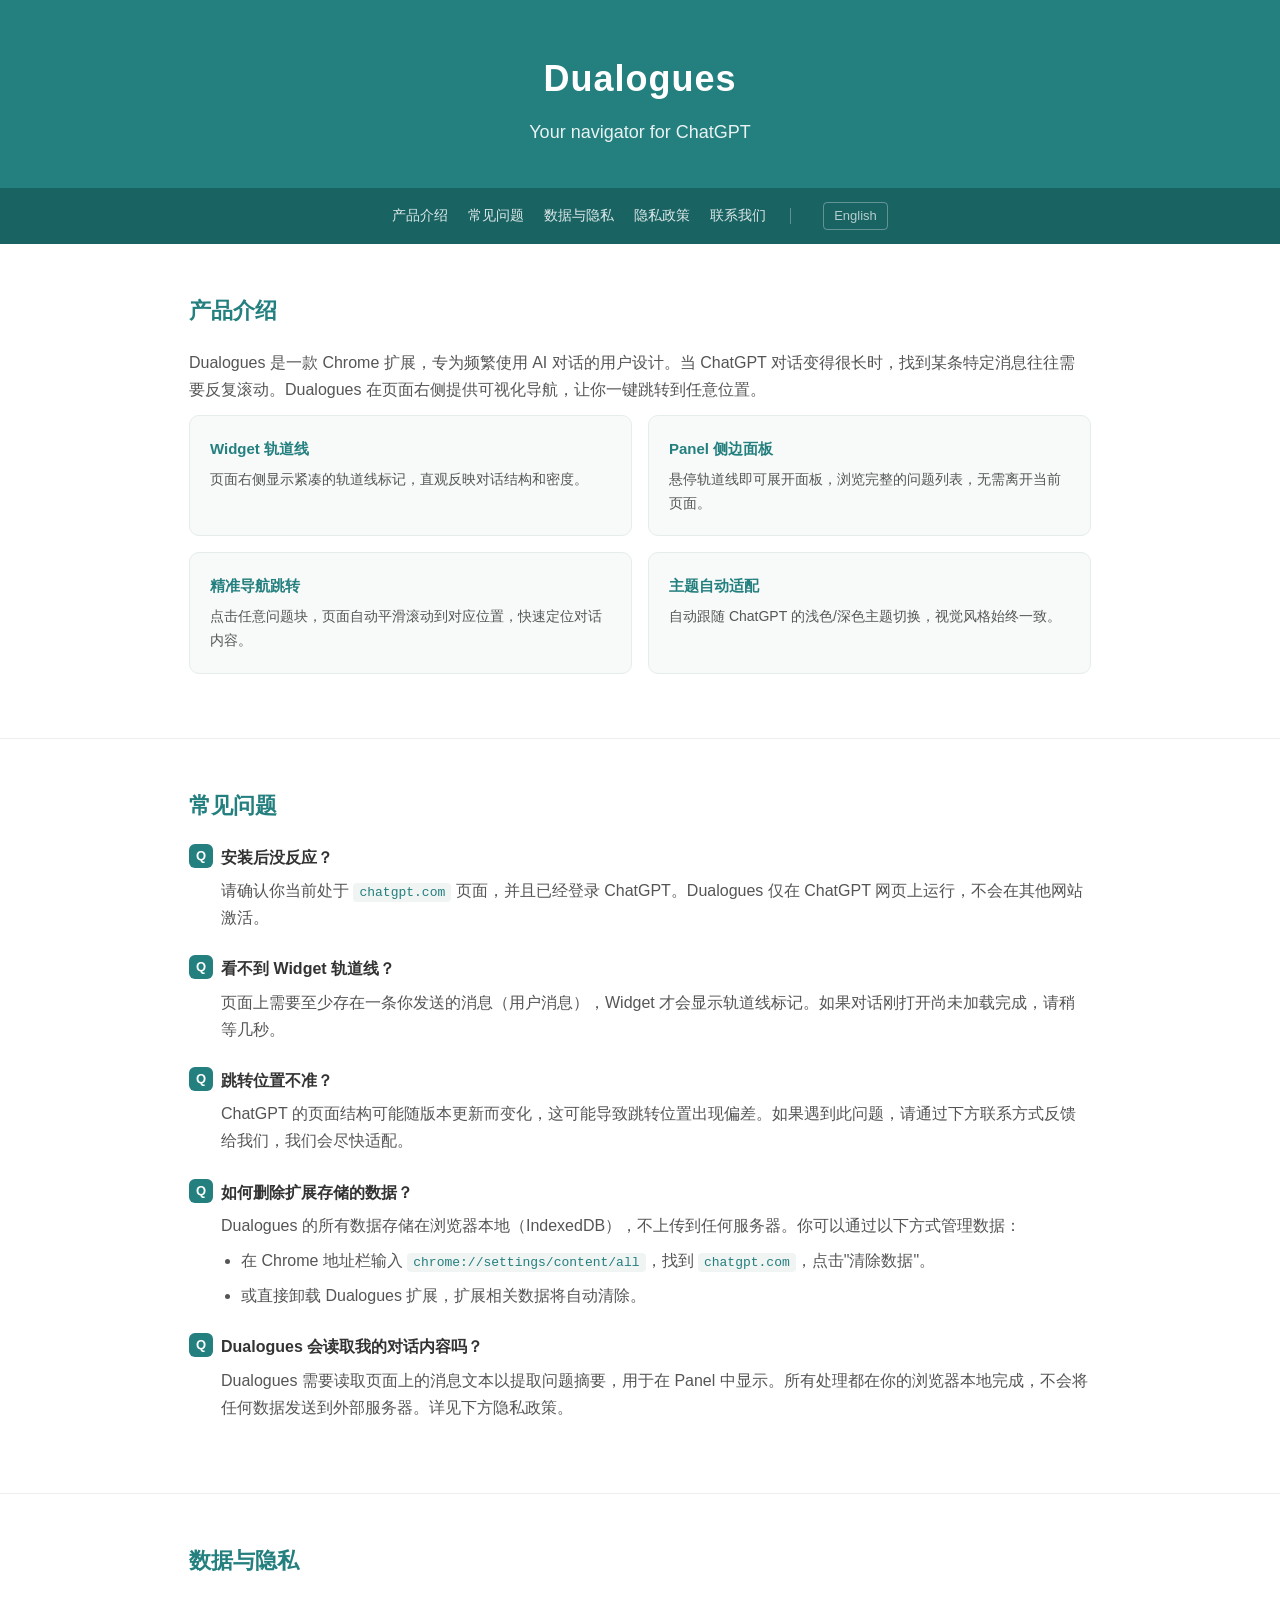
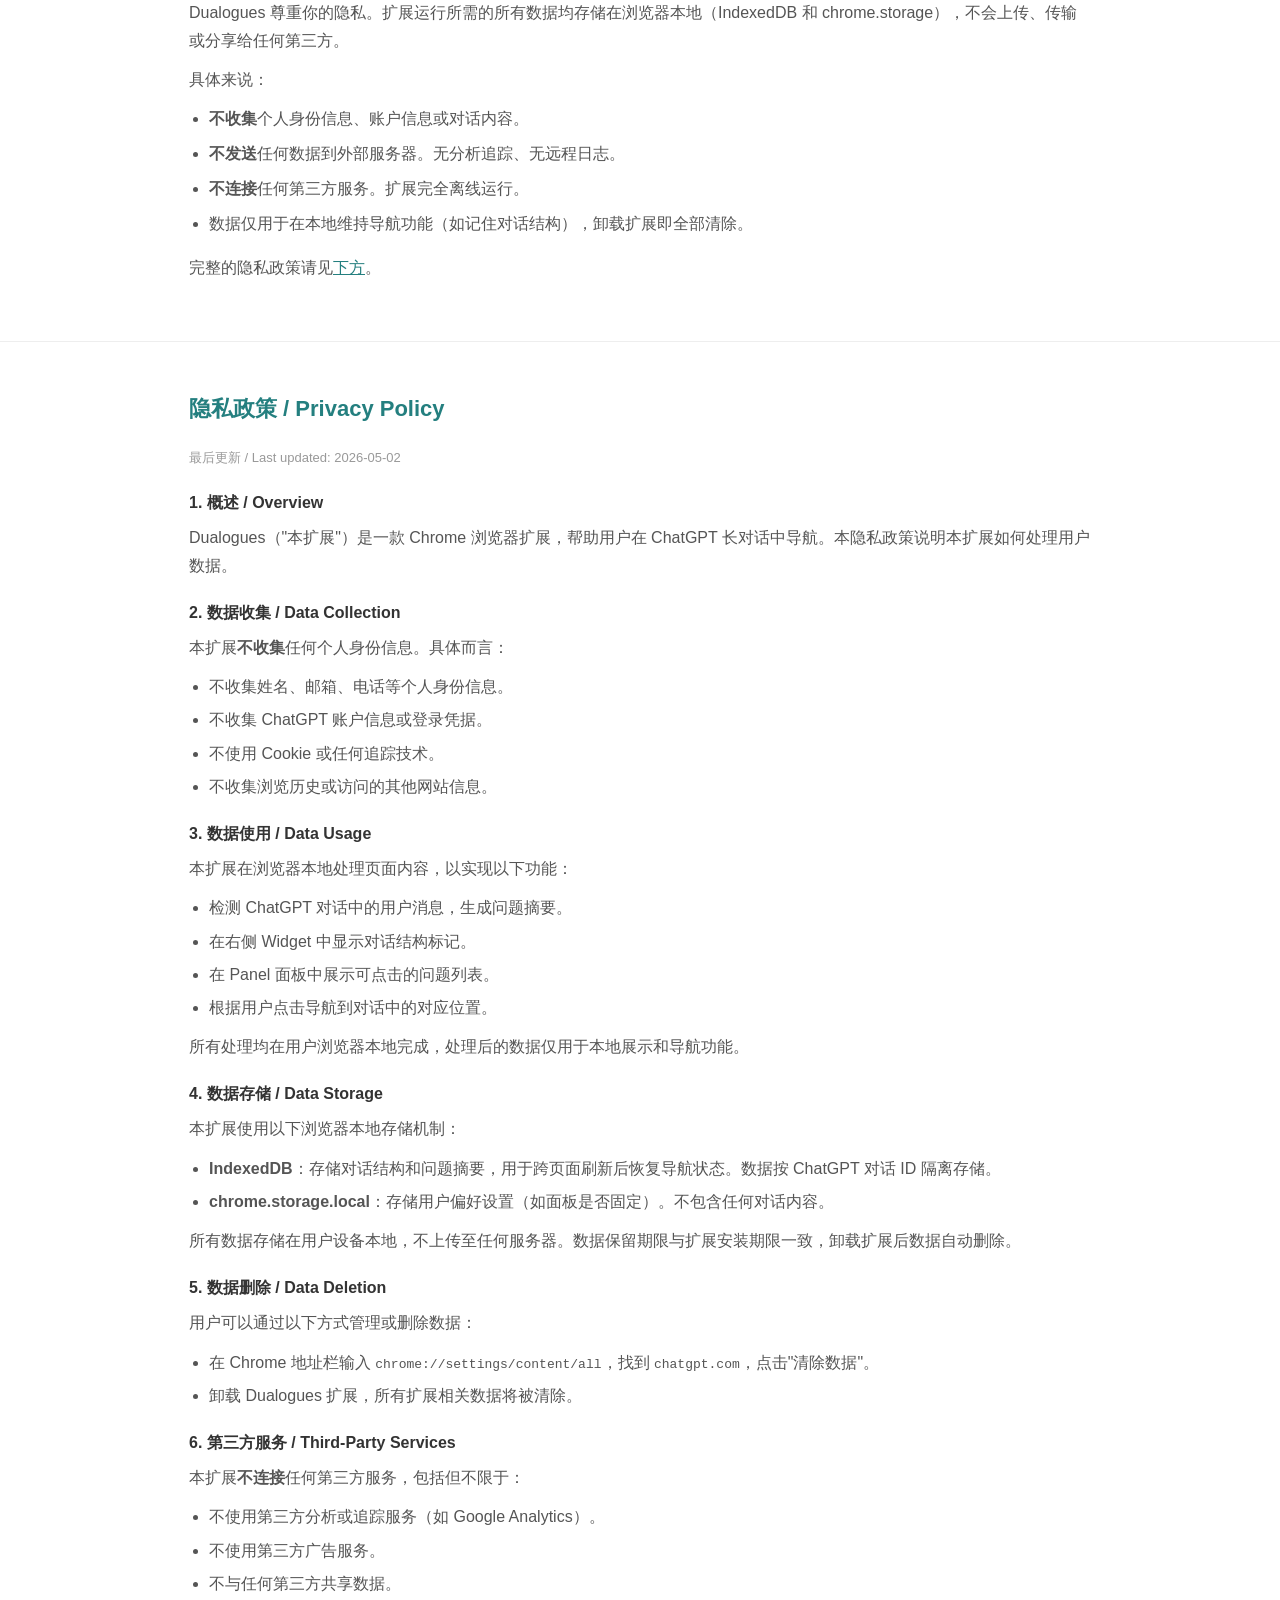
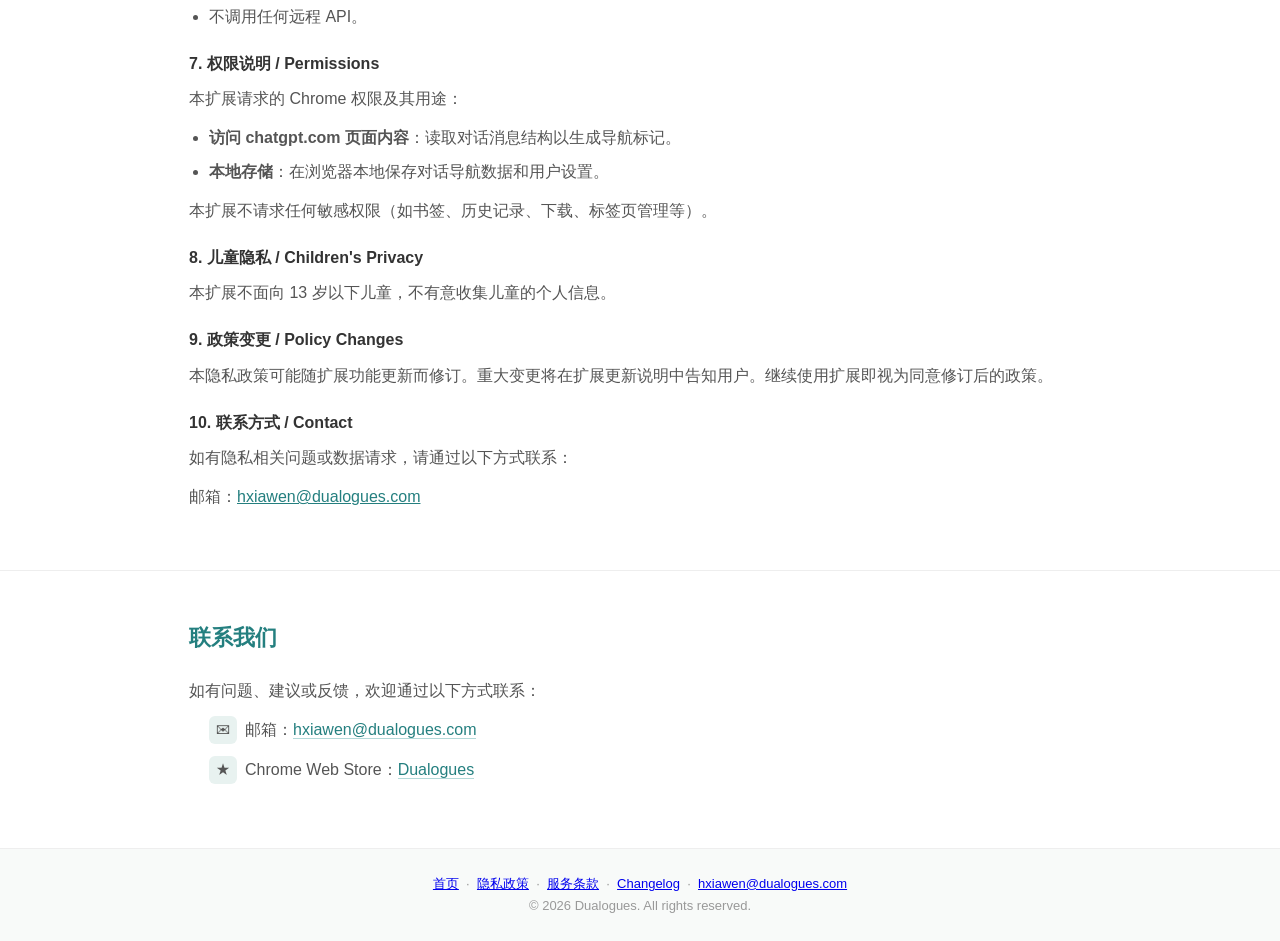
<file: support-page/index_zh.html>
<!DOCTYPE html>
<html lang="zh-CN">
<head>
<meta charset="UTF-8">
<meta name="viewport" content="width=device-width, initial-scale=1.0">
<title>Dualogues - Chrome 扩展支持页</title>
<link rel="icon" type="image/png" sizes="16x16" href="../assets/icon/16.png">
<link rel="icon" type="image/png" sizes="32x32" href="../assets/icon/32.png">
<link rel="icon" type="image/png" sizes="48x48" href="../assets/icon/48.png">
<link rel="icon" type="image/png" sizes="128x128" href="../assets/icon/128.png">
<link rel="apple-touch-icon" sizes="128x128" href="../assets/icon/128.png">
<style>
  *, *::before, *::after { box-sizing: border-box; margin: 0; padding: 0; }

  body {
    font-family: -apple-system, BlinkMacSystemFont, "Segoe UI", Roboto, "Helvetica Neue", Arial, sans-serif;
    color: #333;
    background: #fff;
    line-height: 1.7;
    -webkit-font-smoothing: antialiased;
  }

  .container {
    max-width: 950px;
    margin: 0 auto;
    padding: 0 24px;
  }

  /* Header */
  .header {
    background: #247F7F;
    color: #fff;
    padding: 48px 0 40px;
    text-align: center;
  }
  .header h1 {
    font-size: 36px;
    font-weight: 700;
    letter-spacing: 1px;
    margin-bottom: 8px;
  }
  .header p {
    font-size: 18px;
    opacity: 0.9;
    font-weight: 400;
  }

  /* Nav */
  .nav {
    background: #1a6363;
    padding: 12px 0;
    position: sticky;
    top: 0;
    z-index: 100;
  }
  .nav .container {
    display: flex;
    flex-wrap: wrap;
    gap: 6px 20px;
    justify-content: center;
    align-items: center;
  }
  .nav a {
    color: rgba(255,255,255,0.85);
    text-decoration: none;
    font-size: 14px;
    padding: 4px 0;
    transition: color 0.2s;
  }
  .nav a:hover { color: #fff; }
  .nav .lang-switch {
    margin-left: 8px;
    font-size: 13px;
    opacity: 0.8;
    border: 1px solid rgba(255,255,255,0.4);
    border-radius: 4px;
    padding: 2px 10px;
  }
  .nav .lang-switch:hover { opacity: 1; border-color: rgba(255,255,255,0.7); }
  .nav .nav-divider {
    width: 1px;
    height: 16px;
    background: rgba(255,255,255,0.3);
    margin: 0 4px;
  }

  /* Sections */
  .section {
    padding: 48px 0;
    border-bottom: 1px solid #eee;
  }
  .section:last-child { border-bottom: none; }

  .section h2 {
    font-size: 22px;
    font-weight: 600;
    color: #247F7F;
    margin-bottom: 20px;
  }
  .section h3 {
    font-size: 16px;
    font-weight: 600;
    color: #333;
    margin-bottom: 8px;
  }
  .section p {
    margin-bottom: 12px;
    color: #555;
  }
  .section ul {
    padding-left: 20px;
    margin-bottom: 16px;
  }
  .section li {
    margin-bottom: 8px;
    color: #555;
  }

  /* Feature cards */
  .features {
    display: grid;
    grid-template-columns: 1fr 1fr;
    gap: 16px;
    margin-bottom: 16px;
  }
  .feature-card {
    background: #f8faf9;
    border: 1px solid #e4ede8;
    border-radius: 10px;
    padding: 20px;
  }
  .feature-card h3 {
    color: #247F7F;
    font-size: 15px;
    margin-bottom: 6px;
  }
  .feature-card p {
    font-size: 14px;
    margin-bottom: 0;
  }

  /* FAQ */
  .faq-item {
    margin-bottom: 24px;
  }
  .faq-item .question {
    font-weight: 600;
    color: #333;
    margin-bottom: 6px;
    display: flex;
    align-items: flex-start;
    gap: 8px;
  }
  .faq-item .question::before {
    content: "Q";
    display: inline-flex;
    align-items: center;
    justify-content: center;
    min-width: 24px;
    height: 24px;
    background: #247F7F;
    color: #fff;
    border-radius: 6px;
    font-size: 13px;
    font-weight: 700;
    flex-shrink: 0;
  }
  .faq-item .answer {
    margin-left: 32px;
    color: #555;
  }
  .faq-item .answer code {
    background: #f0f4f2;
    padding: 2px 6px;
    border-radius: 4px;
    font-size: 13px;
    color: #247F7F;
  }

  /* Privacy */
  .privacy-section {
    padding: 48px 0;
    border-bottom: 1px solid #eee;
  }
  .privacy-section h2 {
    font-size: 22px;
    font-weight: 600;
    color: #247F7F;
    margin-bottom: 20px;
  }
  .privacy-section h3 {
    font-size: 16px;
    font-weight: 600;
    color: #333;
    margin-top: 20px;
    margin-bottom: 8px;
  }
  .privacy-section p,
  .privacy-section ul {
    color: #555;
    margin-bottom: 12px;
  }
  .privacy-section ul {
    padding-left: 20px;
  }
  .privacy-section li {
    margin-bottom: 6px;
  }

  /* Contact */
  .contact-links {
    list-style: none;
    padding: 0;
  }
  .contact-links li {
    margin-bottom: 12px;
    display: flex;
    align-items: center;
    gap: 8px;
  }
  .contact-links a {
    color: #247F7F;
    text-decoration: none;
    border-bottom: 1px solid #b3d9d9;
    transition: border-color 0.2s;
  }
  .contact-links a:hover {
    border-bottom-color: #247F7F;
  }
  .icon {
    display: inline-flex;
    align-items: center;
    justify-content: center;
    width: 28px;
    height: 28px;
    background: #e8f2f0;
    border-radius: 6px;
    font-size: 14px;
    flex-shrink: 0;
  }

  /* Footer */
  .footer {
    background: #f8faf9;
    padding: 24px 0;
    text-align: center;
    font-size: 13px;
    color: #999;
  }

  /* Responsive */
  @media (max-width: 540px) {
    .header h1 { font-size: 28px; }
    .header p { font-size: 16px; }
    .features { grid-template-columns: 1fr; }
    .section { padding: 36px 0; }
    .nav .container { gap: 4px 16px; }
  }
</style>
</head>
<body>

<!-- Header -->
<header class="header">
  <div class="container">
    <h1>Dualogues</h1>
    <p>Your navigator for ChatGPT</p>
  </div>
</header>

<!-- Navigation -->
<nav class="nav">
  <div class="container">
    <a href="#about">产品介绍</a>
    <a href="#faq">常见问题</a>
    <a href="#data-privacy">数据与隐私</a>
    <a href="#privacy-policy">隐私政策</a>
    <a href="#contact">联系我们</a>
    <span class="nav-divider"></span>
    <a href="index.html" class="lang-switch">English</a>
  </div>
</nav>

<!-- About -->
<section id="about" class="section">
  <div class="container">
    <h2>产品介绍</h2>
    <p>Dualogues 是一款 Chrome 扩展，专为频繁使用 AI 对话的用户设计。当 ChatGPT 对话变得很长时，找到某条特定消息往往需要反复滚动。Dualogues 在页面右侧提供可视化导航，让你一键跳转到任意位置。</p>

    <div class="features">
      <div class="feature-card">
        <h3>Widget 轨道线</h3>
        <p>页面右侧显示紧凑的轨道线标记，直观反映对话结构和密度。</p>
      </div>
      <div class="feature-card">
        <h3>Panel 侧边面板</h3>
        <p>悬停轨道线即可展开面板，浏览完整的问题列表，无需离开当前页面。</p>
      </div>
      <div class="feature-card">
        <h3>精准导航跳转</h3>
        <p>点击任意问题块，页面自动平滑滚动到对应位置，快速定位对话内容。</p>
      </div>
      <div class="feature-card">
        <h3>主题自动适配</h3>
        <p>自动跟随 ChatGPT 的浅色/深色主题切换，视觉风格始终一致。</p>
      </div>
    </div>
  </div>
</section>

<!-- FAQ -->
<section id="faq" class="section">
  <div class="container">
    <h2>常见问题</h2>

    <div class="faq-item">
      <div class="question">安装后没反应？</div>
      <div class="answer">
        请确认你当前处于 <code>chatgpt.com</code> 页面，并且已经登录 ChatGPT。Dualogues 仅在 ChatGPT 网页上运行，不会在其他网站激活。
      </div>
    </div>

    <div class="faq-item">
      <div class="question">看不到 Widget 轨道线？</div>
      <div class="answer">
        页面上需要至少存在一条你发送的消息（用户消息），Widget 才会显示轨道线标记。如果对话刚打开尚未加载完成，请稍等几秒。
      </div>
    </div>

    <div class="faq-item">
      <div class="question">跳转位置不准？</div>
      <div class="answer">
        ChatGPT 的页面结构可能随版本更新而变化，这可能导致跳转位置出现偏差。如果遇到此问题，请通过下方联系方式反馈给我们，我们会尽快适配。
      </div>
    </div>

    <div class="faq-item">
      <div class="question">如何删除扩展存储的数据？</div>
      <div class="answer">
        Dualogues 的所有数据存储在浏览器本地（IndexedDB），不上传到任何服务器。你可以通过以下方式管理数据：
        <ul style="margin-top:8px">
          <li>在 Chrome 地址栏输入 <code>chrome://settings/content/all</code>，找到 <code>chatgpt.com</code>，点击"清除数据"。</li>
          <li>或直接卸载 Dualogues 扩展，扩展相关数据将自动清除。</li>
        </ul>
      </div>
    </div>

    <div class="faq-item">
      <div class="question">Dualogues 会读取我的对话内容吗？</div>
      <div class="answer">
        Dualogues 需要读取页面上的消息文本以提取问题摘要，用于在 Panel 中显示。所有处理都在你的浏览器本地完成，不会将任何数据发送到外部服务器。详见下方隐私政策。
      </div>
    </div>
  </div>
</section>

<!-- Data & Privacy -->
<section id="data-privacy" class="section">
  <div class="container">
    <h2>数据与隐私</h2>
    <p>Dualogues 尊重你的隐私。扩展运行所需的所有数据均存储在浏览器本地（IndexedDB 和 chrome.storage），不会上传、传输或分享给任何第三方。</p>
    <p>具体来说：</p>
    <ul>
      <li><strong>不收集</strong>个人身份信息、账户信息或对话内容。</li>
      <li><strong>不发送</strong>任何数据到外部服务器。无分析追踪、无远程日志。</li>
      <li><strong>不连接</strong>任何第三方服务。扩展完全离线运行。</li>
      <li>数据仅用于在本地维持导航功能（如记住对话结构），卸载扩展即全部清除。</li>
    </ul>
    <p>完整的隐私政策请见<a href="#privacy-policy" style="color:#247F7F">下方</a>。</p>
  </div>
</section>

<!-- Privacy Policy -->
<section id="privacy-policy" class="privacy-section">
  <div class="container">
    <h2>隐私政策 / Privacy Policy</h2>
    <p style="color:#999; font-size:13px;">最后更新 / Last updated: 2026-05-02</p>

    <h3>1. 概述 / Overview</h3>
    <p>Dualogues（"本扩展"）是一款 Chrome 浏览器扩展，帮助用户在 ChatGPT 长对话中导航。本隐私政策说明本扩展如何处理用户数据。</p>

    <h3>2. 数据收集 / Data Collection</h3>
    <p>本扩展<strong>不收集</strong>任何个人身份信息。具体而言：</p>
    <ul>
      <li>不收集姓名、邮箱、电话等个人身份信息。</li>
      <li>不收集 ChatGPT 账户信息或登录凭据。</li>
      <li>不使用 Cookie 或任何追踪技术。</li>
      <li>不收集浏览历史或访问的其他网站信息。</li>
    </ul>

    <h3>3. 数据使用 / Data Usage</h3>
    <p>本扩展在浏览器本地处理页面内容，以实现以下功能：</p>
    <ul>
      <li>检测 ChatGPT 对话中的用户消息，生成问题摘要。</li>
      <li>在右侧 Widget 中显示对话结构标记。</li>
      <li>在 Panel 面板中展示可点击的问题列表。</li>
      <li>根据用户点击导航到对话中的对应位置。</li>
    </ul>
    <p>所有处理均在用户浏览器本地完成，处理后的数据仅用于本地展示和导航功能。</p>

    <h3>4. 数据存储 / Data Storage</h3>
    <p>本扩展使用以下浏览器本地存储机制：</p>
    <ul>
      <li><strong>IndexedDB</strong>：存储对话结构和问题摘要，用于跨页面刷新后恢复导航状态。数据按 ChatGPT 对话 ID 隔离存储。</li>
      <li><strong>chrome.storage.local</strong>：存储用户偏好设置（如面板是否固定）。不包含任何对话内容。</li>
    </ul>
    <p>所有数据存储在用户设备本地，不上传至任何服务器。数据保留期限与扩展安装期限一致，卸载扩展后数据自动删除。</p>

    <h3>5. 数据删除 / Data Deletion</h3>
    <p>用户可以通过以下方式管理或删除数据：</p>
    <ul>
      <li>在 Chrome 地址栏输入 <code>chrome://settings/content/all</code>，找到 <code>chatgpt.com</code>，点击"清除数据"。</li>
      <li>卸载 Dualogues 扩展，所有扩展相关数据将被清除。</li>
    </ul>

    <h3>6. 第三方服务 / Third-Party Services</h3>
    <p>本扩展<strong>不连接</strong>任何第三方服务，包括但不限于：</p>
    <ul>
      <li>不使用第三方分析或追踪服务（如 Google Analytics）。</li>
      <li>不使用第三方广告服务。</li>
      <li>不与任何第三方共享数据。</li>
      <li>不调用任何远程 API。</li>
    </ul>

    <h3>7. 权限说明 / Permissions</h3>
    <p>本扩展请求的 Chrome 权限及其用途：</p>
    <ul>
      <li><strong>访问 chatgpt.com 页面内容</strong>：读取对话消息结构以生成导航标记。</li>
      <li><strong>本地存储</strong>：在浏览器本地保存对话导航数据和用户设置。</li>
    </ul>
    <p>本扩展不请求任何敏感权限（如书签、历史记录、下载、标签页管理等）。</p>

    <h3>8. 儿童隐私 / Children's Privacy</h3>
    <p>本扩展不面向 13 岁以下儿童，不有意收集儿童的个人信息。</p>

    <h3>9. 政策变更 / Policy Changes</h3>
    <p>本隐私政策可能随扩展功能更新而修订。重大变更将在扩展更新说明中告知用户。继续使用扩展即视为同意修订后的政策。</p>

    <h3>10. 联系方式 / Contact</h3>
    <p>如有隐私相关问题或数据请求，请通过以下方式联系：</p>
    <p>邮箱：<a href="mailto:hxiawen@dualogues.com" style="color:#247F7F">hxiawen@dualogues.com</a></p>
  </div>
</section>

<!-- Contact -->
<section id="contact" class="section">
  <div class="container">
    <h2>联系我们</h2>
    <p>如有问题、建议或反馈，欢迎通过以下方式联系：</p>
    <ul class="contact-links">
      <li>
        <span class="icon">&#9993;</span>
        <span>邮箱：<a href="mailto:hxiawen@dualogues.com">hxiawen@dualogues.com</a></span>
      </li>
      <li>
        <span class="icon">&#9733;</span>
        <span>Chrome Web Store：<a href="https://chromewebstore.google.com/detail/fgoenhinndlhkdiipcdfechkkkolkcpc" target="_blank" rel="noopener noreferrer">Dualogues</a></span>
      </li>
    </ul>
  </div>
</section>

<!-- Footer -->
<footer class="footer">
  <div class="container">
    <a href="../index.html">首页</a> &nbsp;&middot;&nbsp;
    <a href="../docs/privacy.html">隐私政策</a> &nbsp;&middot;&nbsp;
    <a href="../docs/terms.html">服务条款</a> &nbsp;&middot;&nbsp;
    <a href="../docs/changelogs.html">Changelog</a> &nbsp;&middot;&nbsp;
    <a href="mailto:hxiawen@dualogues.com">hxiawen@dualogues.com</a>
    <br>
    &copy; 2026 Dualogues. All rights reserved.
  </div>
</footer>

</body>
</html>
</file>
<file: styles.css>
*, *::before, *::after { box-sizing: border-box; margin: 0; padding: 0; }

:root {
  --bg-primary: #faf9f6;
  --bg-sunken: #F5F4ED;
  --bg-elevated: #ffffff;
  --text-primary: #0a0a0a;
  --text-secondary: #373737;
  --text-muted: #8C8780;
  --text-light: #A9A9A9;
  --accent-green: #2eb876;
  --accent-yellow: #fcd900;
  --brand-emerald: #19975B;
  --font-headline: 'BioRhyme', serif;
  --font-cursive: 'Calligraffitti', cursive;
  --font-body: 'Inter', sans-serif;
  --site-content-width: 950px;
  --max-width: var(--site-content-width);
  --doc-max-width: var(--site-content-width);
  --radius-pill: 9999px;
}

html { scroll-behavior: smooth; }

body {
  font-family: var(--font-body);
  color: var(--text-primary);
  background: var(--bg-primary);
  line-height: 1.6;
  -webkit-font-smoothing: antialiased;
  padding-top: 83px;
}

a { color: inherit; text-decoration: none; }

.container {
  max-width: var(--max-width);
  margin: 0 auto;
  padding: 0 32px;
}

/* ─── Nav ─── */
.nav {
  background: var(--bg-primary);
  padding: 20px 0;
  position: fixed;
  top: 0;
  left: 0;
  right: 0;
  z-index: 100;
  will-change: transform;
  transform: translateZ(0);
}

.nav .container {
  display: flex;
  align-items: center;
  justify-content: space-between;
}

.nav-brand {
  display: flex;
  align-items: center;
}

.nav-logo-lockup {
  display: block;
  height: 32px;
  width: auto;
  max-width: min(200px, 42vw);
  object-fit: contain;
  object-position: left center;
}

.nav-cta {
  background: transparent;
  color: var(--text-primary) !important;
  border: 1.5px solid var(--text-secondary);
  padding: 8px 18px;
  border-radius: var(--radius-pill);
  font-family: var(--font-body);
  font-size: 13px;
  font-weight: 500;
  letter-spacing: -0.01em;
  white-space: nowrap;
  transition: opacity 0.2s;
}

.nav-cta:hover { opacity: 0.8; }

/* ─── Hero ─── */
.hero {
  background: var(--bg-primary);
  min-height: 100vh;
  display: flex;
  align-items: center;
  justify-content: center;
  text-align: center;
  padding: 80px 0;
  margin-top: -83px;
}

.hero .container {
}

/* Stacked card icon */
.hero-icon-stack {
  position: relative;
  width: 130px;
  height: 140px;
  margin: 0 auto 78px;
  perspective: 600px;
}

.hero-icon-card {
  position: absolute;
  left: 50%;
  border-radius: 22px;
  box-shadow: 0 4px 4px rgba(0, 0, 0, 0.25);
}

.hero-icon-card-back {
  transform: translateX(-50%);
  width: 76px;
  height: 76px;
  background: #F6F6F6;
  top: 0;
}

.hero-icon-card-mid {
  transform: translateX(-50%);
  width: 92px;
  height: 92px;
  background: #FBFAF8;
  top: 9px;
}

.hero-card {
  position: absolute;
  left: 50%;
  transform: translateX(-50%);
  width: 112px;
  height: 112px;
  background: var(--bg-elevated);
  border-radius: 22px;
  top: 21px;
  display: flex;
  align-items: center;
  justify-content: center;
  transform-origin: center bottom;
  transform-style: preserve-3d;
  backface-visibility: hidden;
  overflow: hidden;
  box-shadow: none;
}

.hero-card.is-top {
  box-shadow:
    inset 0 1px 0 rgba(0, 0, 0, 0.01),
    0 4px 8px rgba(0, 0, 0, 0.12);
}

.hero-icon-img {
  object-fit: contain;
}

/* Headline */
.hero-headline {
  display: flex;
  flex-direction: column;
  align-items: center;
  margin-bottom: 16px;
  letter-spacing: -0.02em;
}

.hero-line-1 {
  font-family: var(--font-headline);
  font-weight: 600;
  font-size: 76px;
  color: var(--text-primary);
  font-style: normal;
  display: block;
  line-height: 0.93;
  margin-bottom: 20px;
}

.hero-line-2 {
  font-family: var(--font-cursive);
  font-weight: 400;
  font-size: 64px;
  color: var(--text-secondary);
  font-style: normal;
  display: block;
  line-height: 1.1;
  margin-bottom: 4px;
}

.hero-line-3 {
  font-family: var(--font-headline);
  font-weight: 700;
  font-size: 72px;
  color: var(--text-primary);
  font-style: normal;
  display: block;
  line-height: 0.98;
}

.hero-underline-wrap {
  position: relative;
  display: inline-block;
}

.hero-underline-text {
  position: relative;
  z-index: 1;
}

.hero-underline {
  position: absolute;
  left: 0;
  top: 0.76em;
  height: 0.16em;
  z-index: 0;
  border-radius: 2px;
}

.hero-underline--green { background: #96E1BD; width: 4.5em; }
.hero-underline--yellow { background: #CFCEC5; width: 3.0em; left: 0.08em; }

.hero-subtitle {
  font-family: var(--font-body);
  font-size: 18px;
  font-weight: 400;
  color: var(--text-muted);
  letter-spacing: -0.02em;
  margin-bottom: 40px;
}

.hero-description {
  font-family: var(--font-body);
  font-size: 18px;
  font-weight: 300;
  color: var(--text-light);
  line-height: 1.95;
  letter-spacing: -0.02em;
  max-width: min(765px, 100%);
  margin: 0 auto 48px;
}

.hero-description strong {
  font-weight: inherit;
  color: #333232;
}

/* CTA group */
.hero-cta-group {
  display: inline-flex;
  align-items: center;
  gap: 11px;
}

.hero-cta-btn {
  display: inline-flex;
  align-items: center;
  justify-content: center;
  gap: 10px;
  background: var(--text-primary);
  color: var(--bg-elevated);
  padding: 0 28px;
  height: 44px;
  border-radius: var(--radius-pill);
  font-family: var(--font-body);
  font-size: 15px;
  font-weight: 500;
  letter-spacing: -0.01em;
  white-space: nowrap;
  transition: opacity 0.2s;
}

.hero-cta-btn:hover { opacity: 0.8; }

.hero-cta-arrow {
  width: 11px;
  height: 11px;
  color: white;
}

.hero-chrome-icon {
  width: 40px;
  height: 40px;
  flex-shrink: 0;
}

/* ─── Sections ─── */
.section {
  display: flex;
  align-items: center;
  padding: 80px 0;
}

.section .container {
  width: 100%;
}



.section h2 {
  font-family: var(--font-headline);
  font-size: 36px;
  font-weight: 700;
  color: var(--text-primary);
  margin-bottom: 32px;
  letter-spacing: -0.02em;
}

.changelog-section-header {
  display: flex;
  align-items: baseline;
  justify-content: space-between;
  gap: 16px;
  margin-bottom: 42px;
}

.changelog-section-header > h1,
.changelog-section-header > h2 {
  margin-bottom: 0;
}

.changelog-more-link {
  flex-shrink: 0;
  color: var(--brand-emerald);
  font-family: var(--font-body);
  font-size: 14px;
  font-weight: 500;
}

.changelog-more-link:hover {
  opacity: 0.8;
}

/* Feature cards */
.features-grid {
  display: grid;
  gap: 24px;
  grid-template-columns: 1fr 1fr;
}

.feature-card {
  background: var(--bg-elevated);
  border-radius: 16px;
  padding: 32px;
}

.feature-card h3 {
  font-family: var(--font-body);
  font-size: 17px;
  font-weight: 600;
  color: var(--text-primary);
  margin-bottom: 8px;
}

.feature-card p {
  font-size: 15px;
  color: var(--text-muted);
  line-height: 1.6;
}

/* ─── FAQ ─── */
.faq-grid {
  display: grid;
  gap: 24px;
  grid-template-columns: 1fr 1fr;
}

.faq-card {
  background: var(--bg-elevated);
  border-radius: 16px;
  padding: 28px 32px;
}

.faq-card-title {
  display: flex;
  align-items: center;
  gap: 10px;
  font-family: var(--font-body);
  font-weight: 600;
  font-size: 16px;
  color: var(--text-primary);
  margin-bottom: 8px;
}

.faq-q {
  flex-shrink: 0;
  width: 24px;
  height: 24px;
  border-radius: 6px;
  background: var(--brand-emerald);
  color: #fff;
  font-family: var(--font-body);
  font-size: 12px;
  font-weight: 700;
  line-height: 24px;
  text-align: center;
}

.faq-card p {
  font-size: 14px;
  color: var(--text-muted);
  line-height: 1.6;
}

.faq-card code {
  background: var(--bg-sunken);
  padding: 2px 6px;
  border-radius: 4px;
  font-size: 13px;
}

/* ─── Doc pages (legal, changelog) ─── */
.doc-page {
  padding: 48px 0 0;
}

.doc-page .container {
  max-width: var(--doc-max-width);
}

.doc-page .legal-title {
  font-family: var(--font-headline);
  font-size: 36px;
  font-weight: 700;
  color: var(--text-primary);
  margin-bottom: 8px;
  letter-spacing: -0.02em;
}

.doc-page .legal-updated {
  font-size: 13px;
  color: var(--text-light);
  margin-bottom: 12px;
}

.doc-page .legal-divider {
  border: none;
  border-top: 1px solid #E8E6DC;
  margin-bottom: 40px;
}

.changelog-page .legal-divider {
  margin-bottom: 52px;
}

.legal-page h2 {
  font-size: 20px;
  font-weight: 600;
  color: var(--text-primary);
  margin-top: 36px;
  margin-bottom: 12px;
}

.legal-page h2:first-of-type {
  margin-top: 0;
}

.legal-page p {
  font-size: 15px;
  color: var(--text-secondary);
  line-height: 1.7;
  margin-bottom: 12px;
}

.legal-page ul {
  padding-left: 20px;
  margin-bottom: 16px;
}

.legal-page li {
  font-size: 15px;
  color: var(--text-secondary);
  line-height: 1.7;
  margin-bottom: 8px;
}

.legal-page a {
  color: var(--brand-emerald);
}

.legal-page a:hover {
  opacity: 0.7;
}

.legal-page code {
  background: var(--bg-sunken);
  padding: 2px 6px;
  border-radius: 4px;
  font-size: 13px;
}

/* ─── Changelog page ─── */
.changelog-page {
  /* layout shared via .doc-page */
}

.changelog-timeline {
  list-style: none;
  margin: 0;
  padding: 0;
}

.changelog-entry {
  position: relative;
  --changelog-entry-gap: 60px;
  --changelog-row-gap: 20px;
  display: grid;
  grid-template-columns: 88px 10px 1fr;
  column-gap: 16px;
  row-gap: var(--changelog-row-gap);
  align-items: start;
  padding-bottom: 0;
}

.changelog-entry:not(:last-child) {
  padding-bottom: var(--changelog-entry-gap);
}

.changelog-date {
  grid-column: 1;
  grid-row: 1;
  align-self: center;
  font-size: 13px;
  color: var(--text-light);
  font-variant-numeric: tabular-nums;
  text-align: left;
  white-space: nowrap;
}

.changelog-node {
  grid-column: 2;
  grid-row: 1;
  align-self: center;
  justify-self: center;
  position: relative;
  z-index: 2;
  width: 10px;
  height: 10px;
  border-radius: 50%;
  background: var(--brand-emerald);
  box-shadow: 0 0 0 4px var(--bg-primary);
}

.changelog-node-line {
  grid-column: 2;
  grid-row: 2;
  justify-self: center;
  align-self: stretch;
  position: relative;
  z-index: 1;
  width: 0.5px;
  min-height: 12px;
  margin-top: calc(-1 * (var(--changelog-row-gap) + 9px));
  background: #D8D6CE;
  opacity: 0.9;
  pointer-events: none;
}

.changelog-header-main {
  grid-column: 3;
  grid-row: 1;
  display: flex;
  align-items: center;
  gap: 16px;
  min-width: 0;
}

.changelog-body {
  grid-column: 3;
  grid-row: 2;
  min-width: 0;
}

.changelog-content {
  min-width: 0;
}

.changelog-version {
  font-family: var(--font-headline);
  font-size: 20px;
  font-weight: 700;
  margin: 0;
  color: var(--text-primary);
}

.changelog-status {
  display: inline-flex;
  align-items: center;
  gap: 6px;
  flex-shrink: 0;
  margin-left: auto;
  font-size: 12px;
  font-weight: 400;
  padding: 3px 10px;
  border-radius: var(--radius-pill);
  border: 1px solid #F0EEE6;
  background: transparent;
  color: var(--text-muted);
}

.changelog-status-dot {
  display: inline-block;
  width: 6px;
  height: 6px;
  border-radius: 50%;
  flex-shrink: 0;
  vertical-align: middle;
}

.changelog-status--published {
  border-color: color-mix(in srgb, var(--brand-emerald) 45%, #F0EEE6);
  color: var(--brand-emerald);
}

.changelog-status--published .changelog-status-dot,
.changelog-status-dot--published {
  background: var(--brand-emerald);
}

.changelog-status--review {
  border-color: color-mix(in srgb, var(--text-muted) 50%, #F0EEE6);
  color: var(--text-secondary);
}

.changelog-status--review .changelog-status-dot,
.changelog-status-dot--review {
  background: #F5C400;
}

.changelog-status--developing {
  border-style: dashed;
  border-color: color-mix(in srgb, var(--text-light) 50%, #F0EEE6);
  color: var(--text-light);
}

.changelog-status--developing .changelog-status-dot,
.changelog-status-dot--developing {
  background: #D35400;
}

.changelog-entry .changelog-title {
  font-size: 18px;
  font-weight: 600;
  margin: 0;
  color: var(--brand-emerald);
  text-align: left;
}

#changelog .changelog-title {
  font-size: 17px;
}

.changelog-letter {
  margin-top: 16px;
}

.changelog-letter p {
  font-size: 15px;
  color: var(--text-secondary);
  line-height: 1.7;
  margin-bottom: 12px;
}

.changelog-highlight {
  color: var(--brand-emerald);
}

.changelog-review-link {
  color: var(--brand-emerald);
  font-weight: 600;
  text-decoration: underline;
  text-underline-offset: 2px;
}

.changelog-review-link:hover {
  opacity: 0.8;
}

.changelog-emphasis {
  color: var(--text-primary);
  font-weight: 600;
}

.changelog-entry--letter .changelog-letter-signoff {
  text-align: right;
  margin-bottom: 0;
}

.changelog-section-title {
  font-size: 14px;
  font-weight: 600;
  margin: 16px 0 8px;
  color: var(--text-primary);
}

.changelog-section ul {
  padding-left: 20px;
  margin-bottom: 16px;
}

.changelog-section li {
  font-size: 15px;
  color: var(--text-secondary);
  line-height: 1.7;
  margin-bottom: 8px;
}

/* ─── Page Footer ─── */
.section:last-of-type {
  padding-bottom: 0;
}

.page-footer {
  border-top: 1px solid #E8E6DC;
  padding: 20px 32px;
  margin-top: 97px;
  margin-left: auto;
  margin-right: auto;
  max-width: var(--site-content-width);
  text-align: center;
}

.page-footer-links {
  display: flex;
  justify-content: center;
  flex-wrap: wrap;
  gap: 6px 20px;
  margin-bottom: 8px;
  font-size: 14px;
}

.page-footer-links a {
  color: var(--brand-emerald);
}

.page-footer-links a.current {
  color: var(--text-light);
  pointer-events: none;
  cursor: default;
}

.page-footer-copy {
  font-size: 13px;
  color: var(--text-light);
}

.page-footer-copy--nowrap {
  white-space: nowrap;
}

/* ─── Responsive ─── */
@media (max-width: 1023px) {
  .hero-line-1 { font-size: 58px; margin-bottom: 16px; }
  .hero-line-2 { font-size: 48px; }
  .hero-line-3 { font-size: 54px; }
}

@media (max-width: 640px) {
  .changelog-entry {
    grid-template-columns: auto 10px 1fr;
    column-gap: 10px;
    row-gap: 17px;
  }

  .changelog-header-main {
    gap: 10px;
  }

  .changelog-date {
    font-size: 12px;
  }

  .changelog-version {
    font-size: 18px;
  }
}

@media (max-width: 767px) {
  .hero {
    align-items: flex-start;
    min-height: 100svh;
    padding: 142px 0 72px;
  }

  .hero-icon-stack {
    width: 100px;
    height: 128px;
    margin: 0 auto 78px;
  }

  .hero-icon-card-back { width: 58px; height: 58px; }
  .hero-icon-card-mid { width: 72px; height: 72px; top: 7px; }
  .hero-card { top: 16px; }
  .hero-icon-img { width: 50px; height: 51px; }

  .hero-line-1 { font-size: 42px; margin-bottom: 14px; }
  .hero-line-2 { font-size: 36px; }
  .hero-line-3 { font-size: 40px; }

  .hero-subtitle { font-size: 16px; margin-bottom: 68px; }

  .hero-description {
    font-size: 16px;
    margin-bottom: 36px;
  }

  .nav .container {
    flex-wrap: wrap;
    gap: 12px;
  }

  .nav-logo-lockup { height: 26px; max-width: min(168px, 48vw); }

  .section { padding: 60px 0; }
  .section:last-of-type { padding-bottom: 0; }
  .section h2 { font-size: 28px; }
  .features-grid { grid-template-columns: 1fr; }
  .faq-grid { grid-template-columns: 1fr; }
}

@media (max-width: 479px) {
  .hero { padding-top: 134px; }

  .hero-line-1 { font-size: 32px; margin-bottom: 10px; }
  .hero-line-2 { font-size: 26px; }
  .hero-line-3 { font-size: 30px; }

  .hero-description { line-height: 1.7; }

  .hero-cta-btn {
    height: 40px;
    padding: 0 20px;
    font-size: 14px;
  }

  .hero-chrome-icon { width: 34px; height: 34px; }
}
</file>
